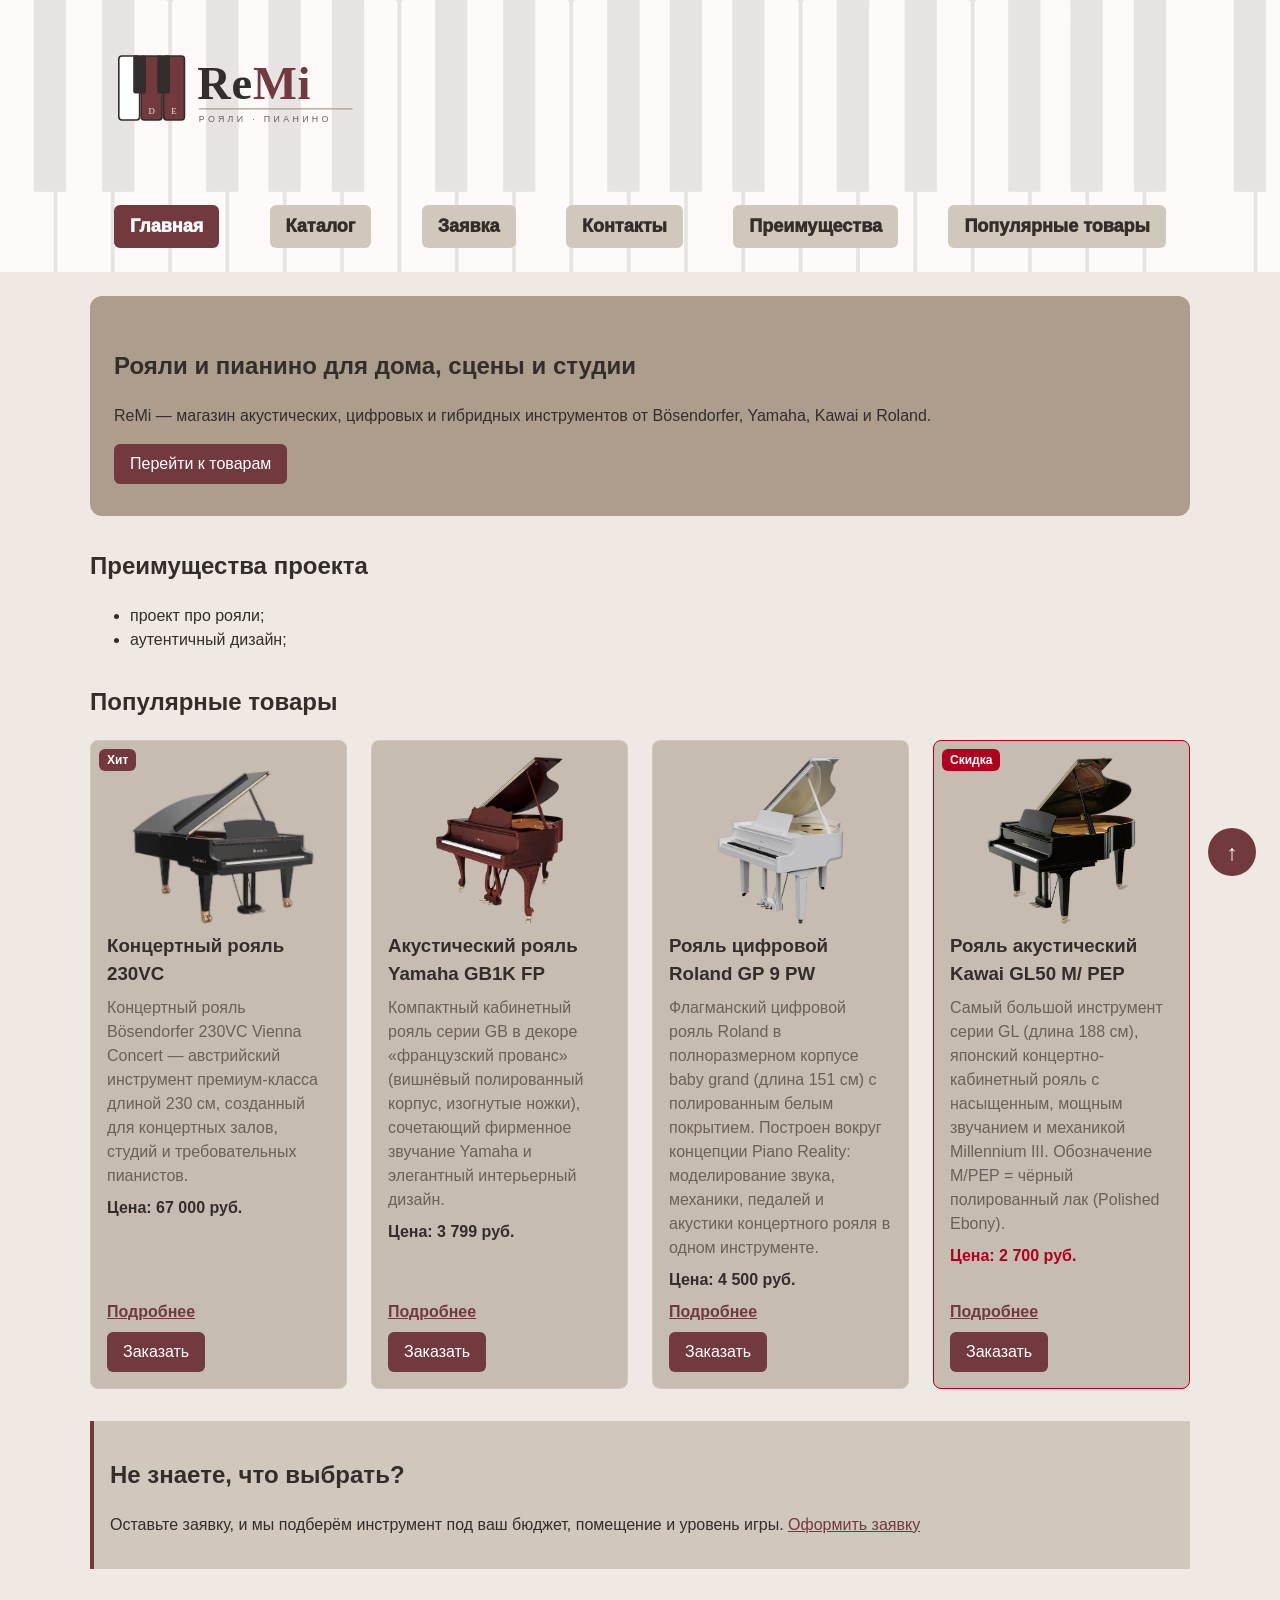
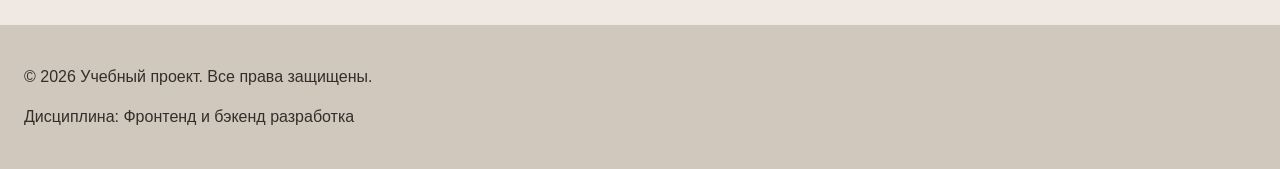
<file: index.html>
<!DOCTYPE html>
<html lang="ru">
<head>
  <meta charset="UTF-8">
  <meta name="viewport" content="width=device-width, initial-scale=1.0">
  <title>ReMi</title>
  <link rel="icon" href="images/remi-icon.svg" type="image/svg+xml">
  <link rel="stylesheet" href="css/style.css">
  <script src="js/main.js" defer></script>
  <meta property="og:type" content="website">
  <meta property="og:title" content="Учебный интернет-магазин">
  <meta property="og:description" content="Учебный frontend-проект интернет-магазина.">
  <meta property="og:image" content="https://shrtgrl.github.io/kr1-html-css-shop/images/preview.jpg">
</head>
<body>
  <header class="site-header">
    <div class="site-header__inner">
      <a class="site-header__logo" href="index.html">
        <img class="site-header__logo-image" src="images/remi-logo.svg" alt="ReMi — рояли и пианино" width="306" height="100">
      </a>

      <nav class="site-nav" aria-label="Основная навигация">
        <ul class="site-nav__list">
          <li class="site-nav__item">
            <a class="site-nav__link site-nav__link--active" href="index.html">
              Главная
            </a>
          </li>
          <li class="site-nav__item">
            <a class="site-nav__link" href="catalog.html">Каталог</a>
          </li>
          <li class="site-nav__item">
            <a class="site-nav__link" href="order.html">Заявка</a>
          </li>
          <li class="site-nav__item">
            <a class="site-nav__link" href="contacts.html">Контакты</a>
          </li>
          <li class="site-nav__item">
            <a class="site-nav__link" href="index.html#advantages">
              Преимущества
            </a>
          </li>
          <li>
            <a class="site-nav__link" href="index.html#popular">
              Популярные товары
            </a>
          </li>
        </ul>
      </nav>
    </div>
  </header>

  <main>
    <section class="hero">
      <h1>Рояли и пианино для дома, сцены и студии</h1>
      <p>
        ReMi — магазин акустических, цифровых и гибридных инструментов
        от Bösendorfer, Yamaha, Kawai и Roland.
      </p>
      <a class="button button--primary" href="#popular">Перейти к товарам</a>
    </section>

    <section class="section" id="advantages">
      <h2>Преимущества проекта</h2>

      <ul class="advantages-list">
        <li>проект про рояли;</li>
        <li>аутентичный дизайн;</li>
      </ul>
    </section>

    <section class="section" id="popular">
      <h2>Популярные товары</h2>

      <div class="products-grid">
        <article class="product-card" tabindex="0">
          <span class="product-card__badge">Хит</span>
          <img
            class="product-card__image"
            src="images/product-1.png"
            alt="Товар 1"
            width="200"
            height=auto
            loading="lazy"
          >
          <h3 class="product-card__title">Концертный рояль 230VC</h3>
          <p class="product-card__description">
            Концертный рояль Bösendorfer 230VC Vienna Concert — австрийский инструмент премиум-класса длиной 230 см, созданный для концертных залов, студий и требовательных пианистов.
          </p>
          <p class="product-card__price">Цена: 67 000 руб.</p>
          <a class="product-card__link" href="product/product-bosendorfer.html">Подробнее</a>
          <a class="button button--primary product-card__button" href="order.html">Заказать</a>
        </article>

        <article class="product-card" tabindex="0">
          <img
            class="product-card__image"
            src="images/product-2.png"
            alt="Товар 1"
            width="200"
            height=auto
            loading="lazy"
          >
          <h3 class="product-card__title">Акустический рояль Yamaha GB1K FP</h3>
          <p class="product-card__description">
            Компактный кабинетный рояль серии GB в декоре «французский прованс» (вишнёвый полированный корпус, изогнутые ножки), сочетающий фирменное звучание Yamaha и элегантный интерьерный дизайн.
          </p>
          <p class="product-card__price">Цена: 3 799 руб.</p>
          <a class="product-card__link" href="product/product-yamaha-gb1k.html">Подробнее</a>
          <a class="button button--primary product-card__button" href="order.html">Заказать</a>
        </article>

        <article class="product-card" tabindex="0">
          <img
            class="product-card__image"
            src="images/product-3.png"
            alt="Товар 1"
            width="200"
            height=auto
            loading="lazy"
          >
          <h3 class="product-card__title">Рояль цифровой Roland GP 9 PW</h3>
          <p class="product-card__description">
            Флагманский цифровой рояль Roland в полноразмерном корпусе baby grand (длина 151 см) с полированным белым покрытием. Построен вокруг концепции Piano Reality: моделирование звука, механики, педалей и акустики концертного рояля в одном инструменте.
          </p>
          <p class="product-card__price">Цена: 4 500 руб.</p>
          <a class="product-card__link" href="product/product-roland-gp9.html">Подробнее</a>
          <a class="button button--primary product-card__button" href="order.html">Заказать</a>
        </article>

        <article class="product-card  product-card--discount" tabindex="0">
          <span class="product-card__badge product-card__badge--sale">Скидка</span>
          <img
            class="product-card__image"
            src="images/product-4.png"
            alt="Товар 1"
            width="200"
            height=auto
            loading="lazy"
          >
          <h3 class="product-card__title">Рояль акустический Kawai GL50 M/ PEP</h3>
          <p class="product-card__description">
            Самый большой инструмент серии GL (длина 188 см), японский концертно-кабинетный рояль с насыщенным, мощным звучанием и механикой Millennium III. Обозначение M/PEP = чёрный полированный лак (Polished Ebony).
          </p>
          <p class="product-card__price">Цена: 2 700 руб.</p>
          <a class="product-card__link" href="product/product-kawai-gl50.html">Подробнее</a>
          <a class="button button--primary product-card__button" href="order.html">Заказать</a>
        </article>

      </div>
    </section>


    <aside class="aside-info">
      <h2>Не знаете, что выбрать?</h2>
      <p>
        Оставьте заявку, и мы подберём инструмент под ваш бюджет, помещение
        и уровень игры. <a href="order.html">Оформить заявку</a>
      </p>
    </aside>

  </main>

  <footer class="site-footer" id="contacts">
    <p>&copy; 2026 Учебный проект. Все права защищены.</p>
    <p>Дисциплина: Фронтенд и бэкенд разработка</p>
  </footer>

  <dialog class="product-dialog" id="product-dialog" aria-labelledby="product-dialog-title">
    <div class="product-dialog__inner">
      <form method="dialog">
        <button class="product-dialog__close" aria-label="Закрыть">×</button>
      </form>

      <img class="product-dialog__image" id="product-dialog-image" alt="">

      <div class="product-dialog__info">
        <h2 class="product-dialog__title" id="product-dialog-title"></h2>
        <p class="product-dialog__description" id="product-dialog-description"></p>
        <p class="product-dialog__price" id="product-dialog-price"></p>
        <div class="product-dialog__actions">
          <a class="button button--secondary" id="product-dialog-link" href="#">Подробнее</a>
          <a class="button button--primary" href="order.html">Заказать</a>
        </div>
      </div>
    </div>
  </dialog>
  
  <a class="to-top" href="#" aria-label="Наверх">↑</a>
</body>
</html>
</file>
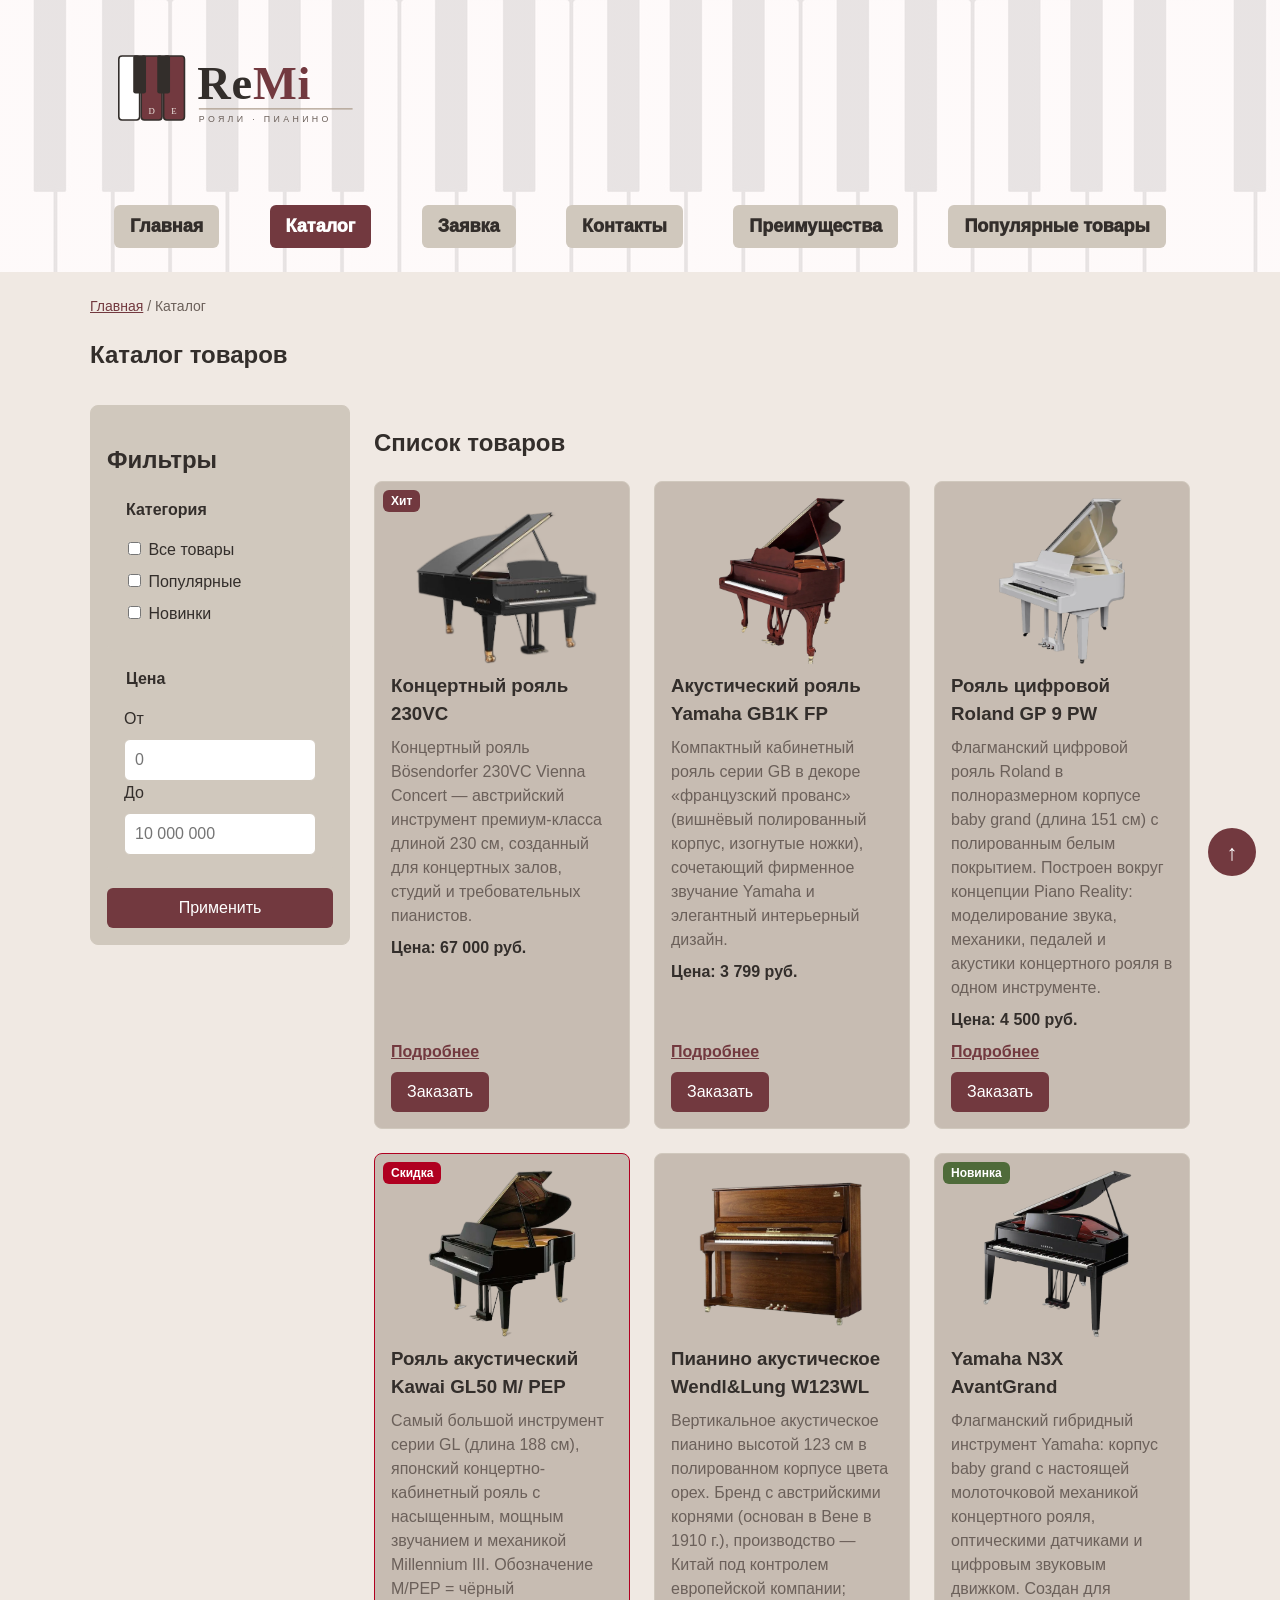
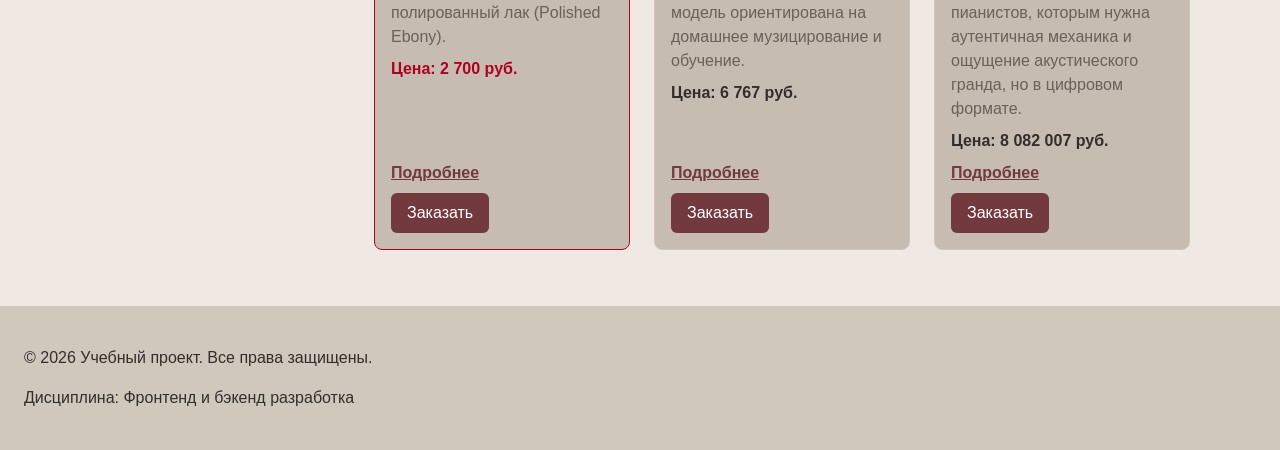
<file: catalog.html>
<!DOCTYPE html>
<html lang="ru">
<head>
  <meta charset="UTF-8">
  <meta name="viewport" content="width=device-width, initial-scale=1.0">
  <meta name="description" content="Каталог товаров учебного интернет-магазина.">
  <title>Каталог товаров — ReMi</title>
  <link rel="icon" href="images/remi-icon.svg" type="image/svg+xml">
  <link rel="stylesheet" href="css/style.css">
  <script src="js/main.js" defer></script>
  <meta property="og:type" content="website">
  <meta property="og:title" content="Каталог товаров — ReMi">
  <meta property="og:description" content="Учебный frontend-проект интернет-магазина.">
  <meta property="og:image" content="https://shrtgrl.github.io/kr1-html-css-shop/images/preview.jpg">
</head>
<body>
  <header class="site-header">
    <div class="site-header__inner">
      <a class="site-header__logo" href="index.html">
        <img class="site-header__logo-image" src="images/remi-logo.svg" alt="ReMi — рояли и пианино" width="306" height="100">
      </a>

      <nav class="site-nav" aria-label="Основная навигация">
        <ul class="site-nav__list">
          <li class="site-nav__item">
            <a class="site-nav__link" href="index.html">
              Главная
            </a>
          </li>
          <li class="site-nav__item">
            <a class="site-nav__link site-nav__link--active" href="catalog.html">Каталог</a>
          </li>
          <li class="site-nav__item">
            <a class="site-nav__link" href="order.html">Заявка</a>
          </li>
          <li class="site-nav__item">
            <a class="site-nav__link" href="contacts.html">Контакты</a>
          </li>
          <li class="site-nav__item">
            <a class="site-nav__link" href="index.html#advantages">
              Преимущества
            </a>
          </li>
          <li class="site-nav__item">
            <a class="site-nav__link" href="index.html#popular">
              Популярные товары
            </a>
          </li>
        </ul>
      </nav>
    </div>
  </header>

  <main>
    <nav class="breadcrumbs" aria-label="Хлебные крошки">
      <a class="breadcrumbs__link" href="index.html">Главная</a>
      <span class="breadcrumbs__current" aria-current="page">Каталог</span>
    </nav>

    <section class="section">
      <h1>Каталог товаров</h1>
    </section>

    <section class="catalog-layout">
      <aside class="catalog-filters">
        <h2>Фильтры</h2>

        <form class="filters-form" action="#" method="get">
          <fieldset>
            <legend>Категория</legend>

            <label>
              <input type="checkbox" name="category" value="all">
              Все товары
            </label>

            <label>
              <input type="checkbox" name="category" value="popular">
              Популярные
            </label>

            <label>
              <input type="checkbox" name="category" value="new">
              Новинки
            </label>
          </fieldset>

          <fieldset>
            <legend>Цена</legend>

            <label for="price-from">От</label>
            <input id="price-from" name="price-from" type="number" min="0" placeholder="0">

            <label for="price-to">До</label>
            <input id="price-to" name="price-to" type="number" min="0" placeholder="10 000 000">
          </fieldset>

          <button class="button button--primary" type="submit">Применить</button>
        </form>
      </aside>

      <section class="catalog-products">
        <h2>Список товаров</h2>

        <div class="products-grid">
          <article class="product-card" tabindex="0">
            <span class="product-card__badge">Хит</span>
            <img
              class="product-card__image"
              src="images/product-1.png"
              alt="Товар 1"
              width="200"
              height=auto
              loading="lazy"
            >
            <h3 class="product-card__title">Концертный рояль 230VC</h3>
            <p class="product-card__description">
              Концертный рояль Bösendorfer 230VC Vienna Concert — австрийский инструмент премиум-класса длиной 230 см, созданный для концертных залов, студий и требовательных пианистов.
            </p>
            <p class="product-card__price">Цена: 67 000 руб.</p>
            <a class="product-card__link" href="product/product-bosendorfer.html">Подробнее</a>
            <a class="button button--primary product-card__button" href="order.html">Заказать</a>
          </article>

          <article class="product-card" tabindex="0">
            <img
              class="product-card__image"
              src="images/product-2.png"
              alt="Товар 1"
              width="200"
              height=auto
              loading="lazy"
            >
            <h3 class="product-card__title">Акустический рояль Yamaha GB1K FP</h3>
            <p class="product-card__description">
              Компактный кабинетный рояль серии GB в декоре «французский прованс» (вишнёвый полированный корпус, изогнутые ножки), сочетающий фирменное звучание Yamaha и элегантный интерьерный дизайн.
            </p>
            <p class="product-card__price">Цена: 3 799 руб.</p>
            <a class="product-card__link" href="product/product-yamaha-gb1k.html">Подробнее</a>
            <a class="button button--primary product-card__button" href="order.html">Заказать</a>
          </article>

          <article class="product-card" tabindex="0">
            <img
              class="product-card__image"
              src="images/product-3.png"
              alt="Товар 1"
              width="200"
              height=auto
              loading="lazy"
            >
            <h3 class="product-card__title">Рояль цифровой Roland GP 9 PW</h3>
            <p class="product-card__description">
              Флагманский цифровой рояль Roland в полноразмерном корпусе baby grand (длина 151 см) с полированным белым покрытием. Построен вокруг концепции Piano Reality: моделирование звука, механики, педалей и акустики концертного рояля в одном инструменте.
            </p>
            <p class="product-card__price">Цена: 4 500 руб.</p>
            <a class="product-card__link" href="product/product-roland-gp9.html">Подробнее</a>
            <a class="button button--primary product-card__button" href="order.html">Заказать</a>
          </article>

          <article class="product-card product-card--discount" tabindex="0">
            <span class="product-card__badge product-card__badge--sale">Скидка</span>
            <img
              class="product-card__image"
              src="images/product-4.png"
              alt="Товар 1"
              width="200"
              height=auto
              loading="lazy"
            >
            <h3 class="product-card__title">Рояль акустический Kawai GL50 M/ PEP</h3>
            <p class="product-card__description">
              Самый большой инструмент серии GL (длина 188 см), японский концертно-кабинетный рояль с насыщенным, мощным звучанием и механикой Millennium III. Обозначение M/PEP = чёрный полированный лак (Polished Ebony).
            </p>
            <p class="product-card__price">Цена: 2 700 руб.</p>
            <a class="product-card__link" href="product/product-kawai-gl50.html">Подробнее</a>
            <a class="button button--primary product-card__button" href="order.html">Заказать</a>
          </article>

          <article class="product-card" tabindex="0">
            <img
              class="product-card__image"
              src="images/product-5.png"
              alt="Товар 1"
              width="200"
              height=auto
              loading="lazy"
            >
            <h3 class="product-card__title">Пианино акустическое Wendl&Lung W123WL</h3>
            <p class="product-card__description">
              Вертикальное акустическое пианино высотой 123 см в полированном корпусе цвета орех. Бренд с австрийскими корнями (основан в Вене в 1910 г.), производство — Китай под контролем европейской компании; модель ориентирована на домашнее музицирование и обучение.
            </p>
            <p class="product-card__price">Цена: 6 767 руб.</p>
            <a class="product-card__link" href="product/product-wendl-lung-w123.html">Подробнее</a>
            <a class="button button--primary product-card__button" href="order.html">Заказать</a>
          </article>

          <article class="product-card" tabindex="0">
            <span class="product-card__badge product-card__badge--new">Новинка</span>
            <img
              class="product-card__image"
              src="images/product-6.png"
              alt="Товар 1"
              width="200"
              height=auto
              loading="lazy"
            >
            <h3 class="product-card__title">Yamaha N3X AvantGrand</h3>
            <p class="product-card__description">
              Флагманский гибридный инструмент Yamaha: корпус baby grand с настоящей молоточковой механикой концертного рояля, оптическими датчиками и цифровым звуковым движком. Создан для пианистов, которым нужна аутентичная механика и ощущение акустического гранда, но в цифровом формате.
            </p>
            <p class="product-card__price">Цена: 8 082 007 руб.</p>
            <a class="product-card__link" href="product/product-yamaha-N3X-AvantGrand.html">Подробнее</a>
            <a class="button button--primary product-card__button" href="order.html">Заказать</a>
          </article>

        </div>
      </section>
    </section>
  </main>

  <footer class="site-footer" id="contacts">
    <p>&copy; 2026 Учебный проект. Все права защищены.</p>
    <p>Дисциплина: Фронтенд и бэкенд разработка</p>
  </footer>

  <dialog class="product-dialog" id="product-dialog" aria-labelledby="product-dialog-title">
    <div class="product-dialog__inner">
      <form method="dialog">
        <button class="product-dialog__close" aria-label="Закрыть">×</button>
      </form>

      <img class="product-dialog__image" id="product-dialog-image" alt="">

      <div class="product-dialog__info">
        <h2 class="product-dialog__title" id="product-dialog-title"></h2>
        <p class="product-dialog__description" id="product-dialog-description"></p>
        <p class="product-dialog__price" id="product-dialog-price"></p>
        <div class="product-dialog__actions">
          <a class="button button--secondary" id="product-dialog-link" href="#">Подробнее</a>
          <a class="button button--primary" href="order.html">Заказать</a>
        </div>
      </div>
    </div>
  </dialog>
  <a class="to-top" href="#" aria-label="Наверх">↑</a>
</body>
</html>
</file>
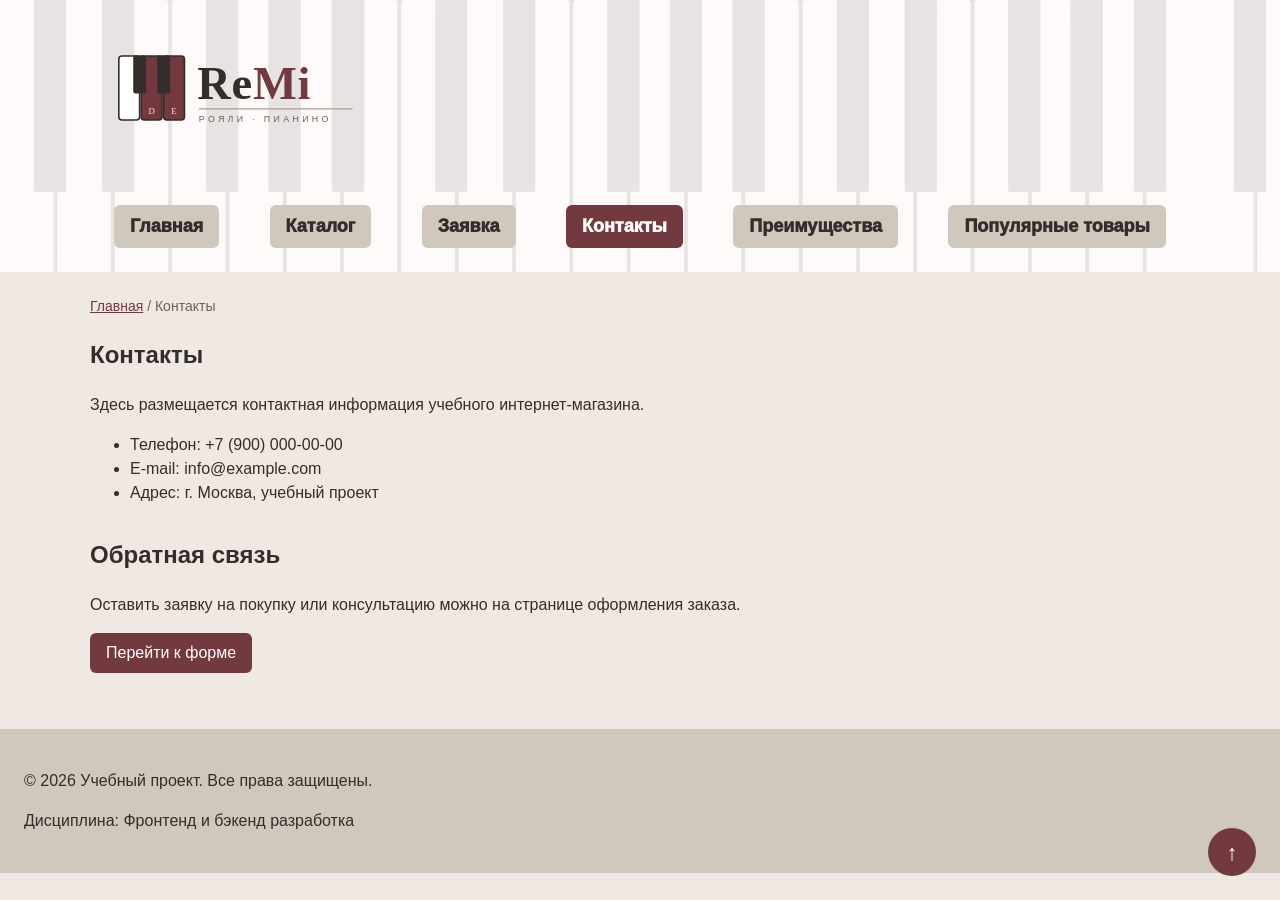
<file: contacts.html>
<!DOCTYPE html>
<html lang="ru">
<head>
  <meta charset="UTF-8">
  <meta name="viewport" content="width=device-width, initial-scale=1.0">
  <meta name="description" content="Контактная информация учебного интернет-магазина.">
  <title>Контакты — ReMi</title>
  <link rel="icon" href="images/remi-icon.svg" type="image/svg+xml">
  <link rel="stylesheet" href="css/style.css">
  <meta property="og:type" content="website">
  <meta property="og:title" content="Контакты — ReMi">
  <meta property="og:description" content="Учебный frontend-проект интернет-магазина.">
  <meta property="og:image" content="https://shrtgrl.github.io/kr1-html-css-shop/images/preview.jpg">
</head>
<body>
  <header class="site-header">
    <div class="site-header__inner">
      <a class="site-header__logo" href="index.html">
        <img class="site-header__logo-image" src="images/remi-logo.svg" alt="ReMi — рояли и пианино" width="306" height="100">
      </a>

      <nav class="site-nav" aria-label="Основная навигация">
        <ul class="site-nav__list">
          <li class="site-nav__item">
            <a class="site-nav__link" href="index.html">
              Главная
            </a>
          </li>
          <li class="site-nav__item">
            <a class="site-nav__link " href="catalog.html">Каталог</a>
          </li>
          <li class="site-nav__item">
            <a class="site-nav__link" href="order.html">Заявка</a>
          </li>
          <li class="site-nav__item">
            <a class="site-nav__link site-nav__link--active" href="contacts.html">Контакты</a>
          </li>
          <li class="site-nav__item">
            <a class="site-nav__link" href="index.html#advantages">
              Преимущества
            </a>
          </li>
          <li class="site-nav__item">
            <a class="site-nav__link" href="index.html#popular">
              Популярные товары
            </a>
          </li>
        </ul>
      </nav>
    </div>
  </header>

  <main>
    <nav class="breadcrumbs" aria-label="Хлебные крошки">
      <a class="breadcrumbs__link" href="index.html">Главная</a>
      <span class="breadcrumbs__current" aria-current="page">Контакты</span>
    </nav>


    <section class="section">
      <h1>Контакты</h1>
      <p>
        Здесь размещается контактная информация учебного интернет-магазина.
      </p>

      <ul>
        <li>Телефон: +7 (900) 000-00-00</li>
        <li>E-mail: info@example.com</li>
        <li>Адрес: г. Москва, учебный проект</li>
      </ul>
    </section>

    <section class="section" id="feedback">
      <h2>Обратная связь</h2>
      <p>
        Оставить заявку на покупку или консультацию можно на странице оформления заказа.
      </p>
      <a class="button button--primary" href="order.html">Перейти к форме</a>
    </section>
  </main>

  <footer class="site-footer" id="contacts">
    <p>&copy; 2026 Учебный проект. Все права защищены.</p>
    <p>Дисциплина: Фронтенд и бэкенд разработка</p>
  </footer>
  <a class="to-top" href="#" aria-label="Наверх">↑</a>
</body>
</html>
</file>
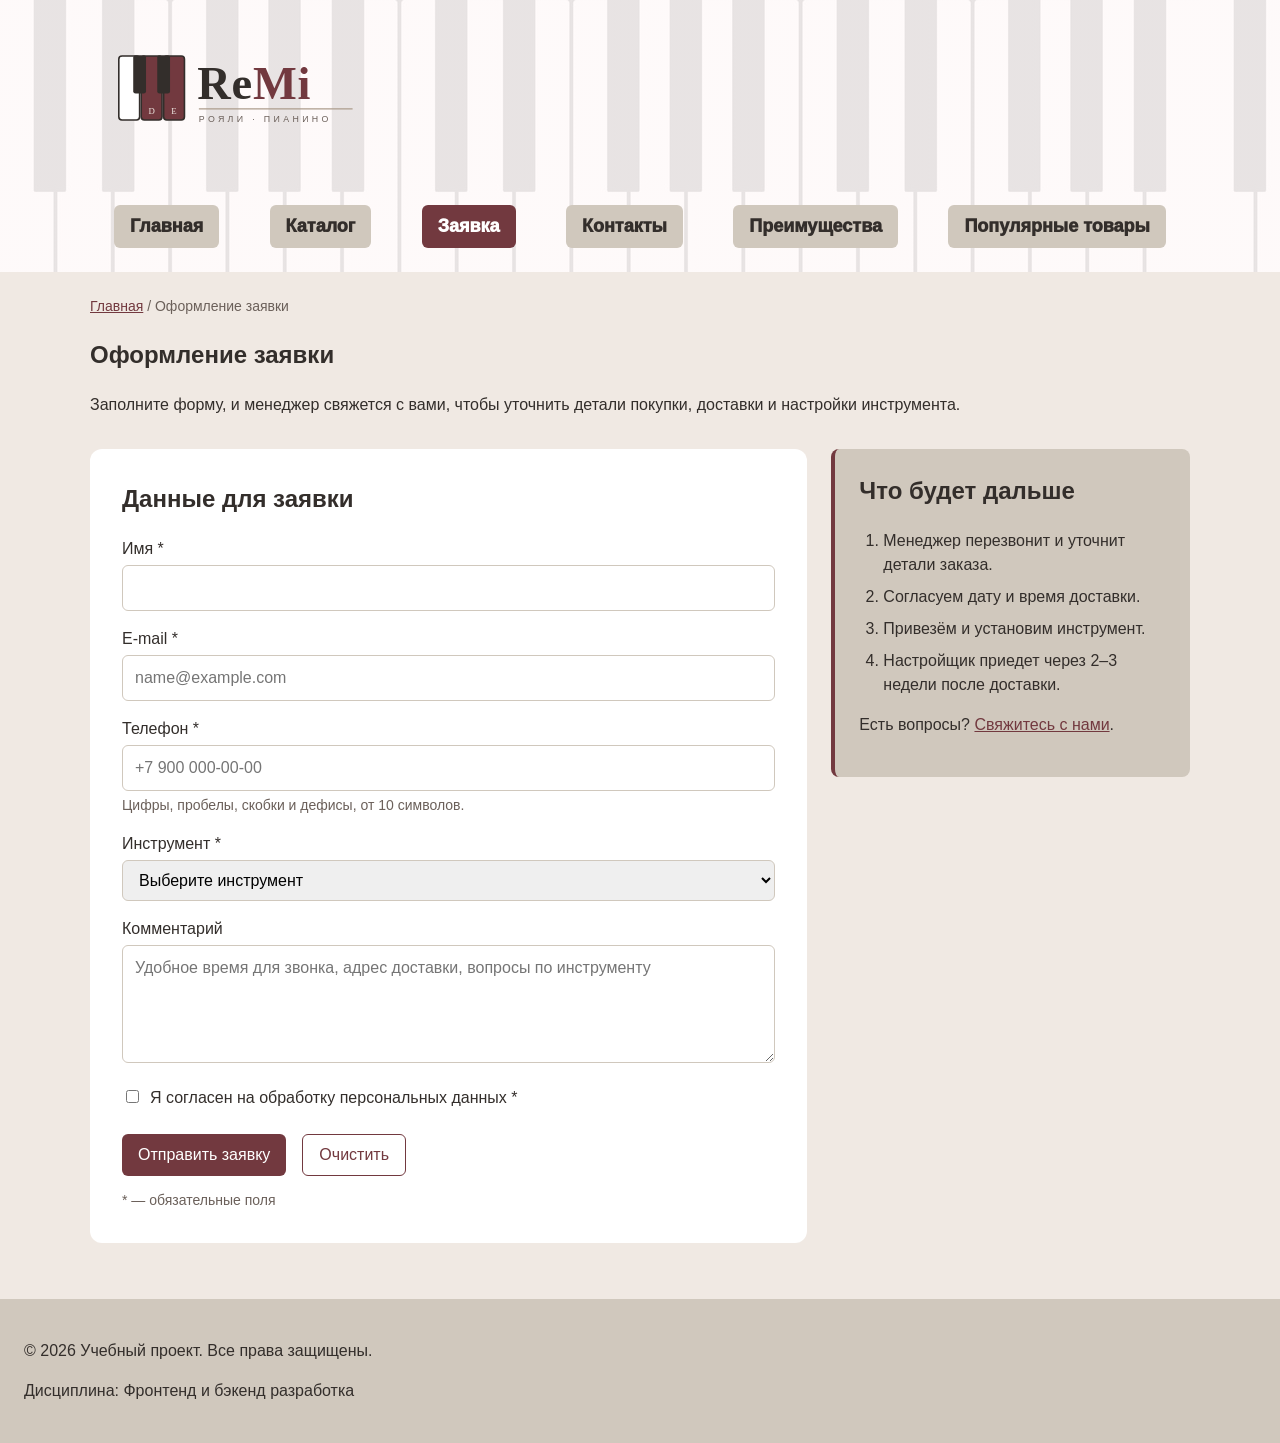
<file: order.html>
<!DOCTYPE html>
<html lang="ru">
<head>
  <meta charset="UTF-8">
  <meta name="viewport" content="width=device-width, initial-scale=1.0">
  <meta name="description" content="Оформление заявки на покупку рояля или пианино в ReMi.">
  <title>Оформление заявки — ReMi</title>
  <link rel="icon" href="images/remi-icon.svg" type="image/svg+xml">
  <link rel="stylesheet" href="css/style.css">
</head>
<body>
  <header class="site-header">
    <div class="site-header__inner">
      <a class="site-header__logo" href="index.html">
        <img class="site-header__logo-image" src="images/remi-logo.svg" alt="ReMi — рояли и пианино" width="306" height="100">
      </a>

      <nav class="site-nav" aria-label="Основная навигация">
        <ul class="site-nav__list">
          <li class="site-nav__item">
            <a class="site-nav__link" href="index.html">Главная</a>
          </li>
          <li class="site-nav__item">
            <a class="site-nav__link" href="catalog.html">Каталог</a>
          </li>
          <li class="site-nav__item">
            <a class="site-nav__link site-nav__link--active" href="order.html">Заявка</a>
          </li>
          <li class="site-nav__item">
            <a class="site-nav__link" href="contacts.html">Контакты</a>
          </li>
          <li class="site-nav__item">
            <a class="site-nav__link" href="index.html#advantages">
              Преимущества
            </a>
          </li>
          <li class="site-nav__item">
            <a class="site-nav__link" href="index.html#popular">Популярные товары</a>
          </li>
        </ul>
      </nav>
    </div>
  </header>

  <main>
    <nav class="breadcrumbs" aria-label="Хлебные крошки">
      <a class="breadcrumbs__link" href="index.html">Главная</a>
      <span class="breadcrumbs__current" aria-current="page">Оформление заявки</span>
    </nav>

    <section class="section">
      <h1>Оформление заявки</h1>
      <p>
        Заполните форму, и менеджер свяжется с вами, чтобы уточнить детали
        покупки, доставки и настройки инструмента.
      </p>
    </section>

    <!-- Сообщение показывается через CSS :target после отправки формы -->
    <p class="order-success" id="order-success" role="status">
      Спасибо! Заявка отправлена. Мы свяжемся с вами в течение рабочего дня.
    </p>

    <div class="order-layout">
      <section class="order-layout__form" aria-labelledby="order-form-title">
        <h2 id="order-form-title">Данные для заявки</h2>

        <form class="order-form" action="#order-success" method="get">
          <div class="order-form__field">
            <label class="order-form__label" for="order-page-name">Имя *</label>
            <input
              class="order-form__input"
              id="order-page-name"
              name="name"
              type="text"
              autocomplete="name"
              required
            >
          </div>

          <div class="order-form__field">
            <label class="order-form__label" for="order-page-email">E-mail *</label>
            <input
              class="order-form__input"
              id="order-page-email"
              name="email"
              type="email"
              autocomplete="email"
              placeholder="name@example.com"
              required
            >
          </div>

          <div class="order-form__field">
            <label class="order-form__label" for="order-page-phone">Телефон *</label>
            <input
              class="order-form__input"
              id="order-page-phone"
              name="phone"
              type="tel"
              autocomplete="tel"
              placeholder="+7 900 000-00-00"
              pattern="[\+0-9\s\-\(\)]{10,18}"
              aria-describedby="order-page-phone-hint"
              required
            >
            <small class="order-form__hint" id="order-page-phone-hint">
              Цифры, пробелы, скобки и дефисы, от 10 символов.
            </small>
          </div>

          <div class="order-form__field">
            <label class="order-form__label" for="order-page-product">Инструмент *</label>
            <select class="order-form__select" id="order-page-product" name="product" required>
              <option value="">Выберите инструмент</option>
              <optgroup label="Акустические рояли">
                <option>Концертный рояль Bösendorfer 230VC</option>
                <option>Акустический рояль Yamaha GB1K FP</option>
                <option>Рояль акустический Kawai GL50 M/PEP</option>
              </optgroup>
              <optgroup label="Цифровые и гибридные">
                <option>Рояль цифровой Roland GP 9 PW</option>
                <option>Yamaha N3X AvantGrand</option>
              </optgroup>
              <optgroup label="Пианино">
                <option>Пианино акустическое Wendl&amp;Lung W123WL</option>
              </optgroup>
              <option>Нужна консультация по выбору</option>
            </select>
          </div>

          <div class="order-form__field">
            <label class="order-form__label" for="order-page-comment">Комментарий</label>
            <textarea
              class="order-form__textarea"
              id="order-page-comment"
              name="comment"
              rows="4"
              placeholder="Удобное время для звонка, адрес доставки, вопросы по инструменту"
            ></textarea>
          </div>

          <div class="order-form__field">
            <label class="order-form__checkbox" for="order-page-consent">
              <input id="order-page-consent" name="consent" type="checkbox" required>
              Я согласен на обработку персональных данных *
            </label>
          </div>

          <div class="order-form__actions">
            <button class="button button--primary" type="submit">Отправить заявку</button>
            <button class="button button--secondary" type="reset">Очистить</button>
          </div>

          <p class="order-form__note">* — обязательные поля</p>
        </form>
      </section>

      <aside class="order-info">
        <h2 class="order-info__title">Что будет дальше</h2>
        <ol class="order-info__steps">
          <li>Менеджер перезвонит и уточнит детали заказа.</li>
          <li>Согласуем дату и время доставки.</li>
          <li>Привезём и установим инструмент.</li>
          <li>Настройщик приедет через 2–3 недели после доставки.</li>
        </ol>
        <p class="order-info__contacts">
          Есть вопросы? <a href="contacts.html">Свяжитесь с нами</a>.
        </p>
      </aside>
    </div>
  </main>

  <footer class="site-footer">
    <p>&copy; 2026 Учебный проект. Все права защищены.</p>
    <p>Дисциплина: Фронтенд и бэкенд разработка</p>
  </footer>
</body>
</html>
</file>
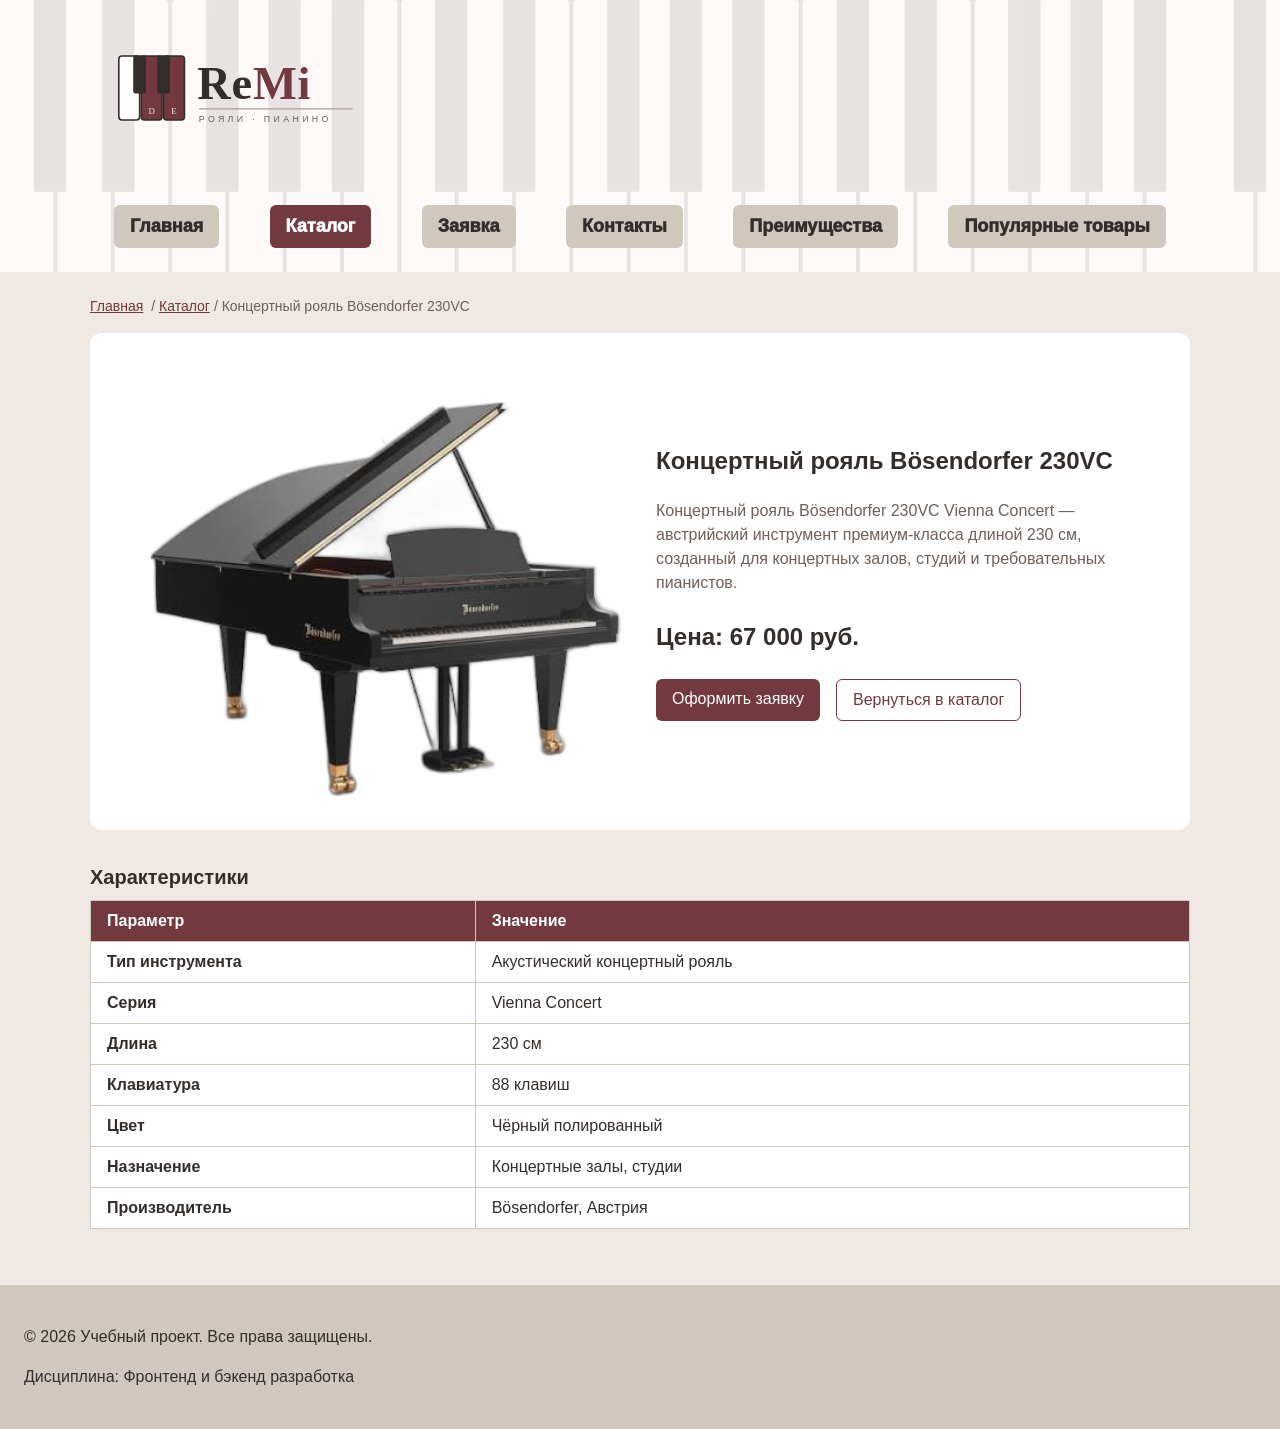
<file: product/product-bosendorfer.html>
<!DOCTYPE html>
<html lang="ru">
<head>
  <meta charset="UTF-8">
  <meta name="viewport" content="width=device-width, initial-scale=1.0">
  <meta name="description" content="Концертный рояль Bösendorfer 230VC Vienna Concert: описание, характеристики и цена.">
  <title>Концертный рояль Bösendorfer 230VC — ReMi</title>
  <link rel="icon" href="images/remi-icon.svg" type="image/svg+xml">
  <link rel="stylesheet" href="../css/style.css">
</head>
<body>
  <header class="site-header">
    <div class="site-header__inner">
      <a class="site-header__logo" href="../index.html">
        <img class="site-header__logo-image" src="../images/remi-logo.svg" alt="ReMi — рояли и пианино" width="306" height="100">
      </a>

      <nav class="site-nav" aria-label="Основная навигация">
        <ul class="site-nav__list">
          <li class="site-nav__item">
            <a class="site-nav__link" href="../index.html">Главная</a>
          </li>
          <li class="site-nav__item">
            <a class="site-nav__link site-nav__link--active" href="../catalog.html">Каталог</a>
          </li>
          <li class="site-nav__item">
            <a class="site-nav__link" href="../order.html">Заявка</a>
          </li>
          <li class="site-nav__item">
            <a class="site-nav__link" href="../contacts.html">Контакты</a>
          </li>
          <li class="site-nav__item">
            <a class="site-nav__link" href="index.html#advantages">
              Преимущества
            </a>
          </li>
          <li class="site-nav__item">
            <a class="site-nav__link" href="../index.html#popular">Популярные товары</a>
          </li>
        </ul>
      </nav>
    </div>
  </header>

  <main>
    <nav class="breadcrumbs" aria-label="Хлебные крошки">
      <a class="breadcrumbs__link" href="../index.html">Главная</a>
      <a class="breadcrumbs__link" href="../catalog.html">Каталог</a>
      <span class="breadcrumbs__current" aria-current="page">Концертный рояль Bösendorfer 230VC</span>
    </nav>

    <article class="product">
      <img
        class="product__image"
        src="../images/product-1.png"
        alt="Концертный рояль Bösendorfer 230VC Vienna Concert в чёрном полированном корпусе"
      >

      <div class="product__info">
        <h1 class="product__title">Концертный рояль Bösendorfer 230VC</h1>
        <p class="product__description">
          Концертный рояль Bösendorfer 230VC Vienna Concert — австрийский инструмент премиум-класса длиной 230 см, созданный для концертных залов, студий и требовательных пианистов.
        </p>
        <p class="product__price">Цена: 67 000 руб.</p>

        <div class="product__actions">
          <a class="button button--primary" href="../order.html">Оформить заявку</a>
          <a class="button button--secondary" href="../catalog.html">Вернуться в каталог</a>
        </div>
      </div>
    </article>

    <section class="section">
      <table class="specs-table">
        <caption class="specs-table__caption">Характеристики</caption>
        <thead>
          <tr>
            <th scope="col">Параметр</th>
            <th scope="col">Значение</th>
          </tr>
        </thead>
        <tbody>
          <tr>
            <th scope="row">Тип инструмента</th>
            <td>Акустический концертный рояль</td>
          </tr>
          <tr>
            <th scope="row">Серия</th>
            <td>Vienna Concert</td>
          </tr>
          <tr>
            <th scope="row">Длина</th>
            <td>230 см</td>
          </tr>
          <tr>
            <th scope="row">Клавиатура</th>
            <td>88 клавиш</td>
          </tr>
          <tr>
            <th scope="row">Цвет</th>
            <td>Чёрный полированный</td>
          </tr>
          <tr>
            <th scope="row">Назначение</th>
            <td>Концертные залы, студии</td>
          </tr>
          <tr>
            <th scope="row">Производитель</th>
            <td>Bösendorfer, Австрия</td>
          </tr>
        </tbody>
      </table>
    </section>
  </main>

  <footer class="site-footer">
    <p>&copy; 2026 Учебный проект. Все права защищены.</p>
    <p>Дисциплина: Фронтенд и бэкенд разработка</p>
  </footer>
</body>
</html>
</file>
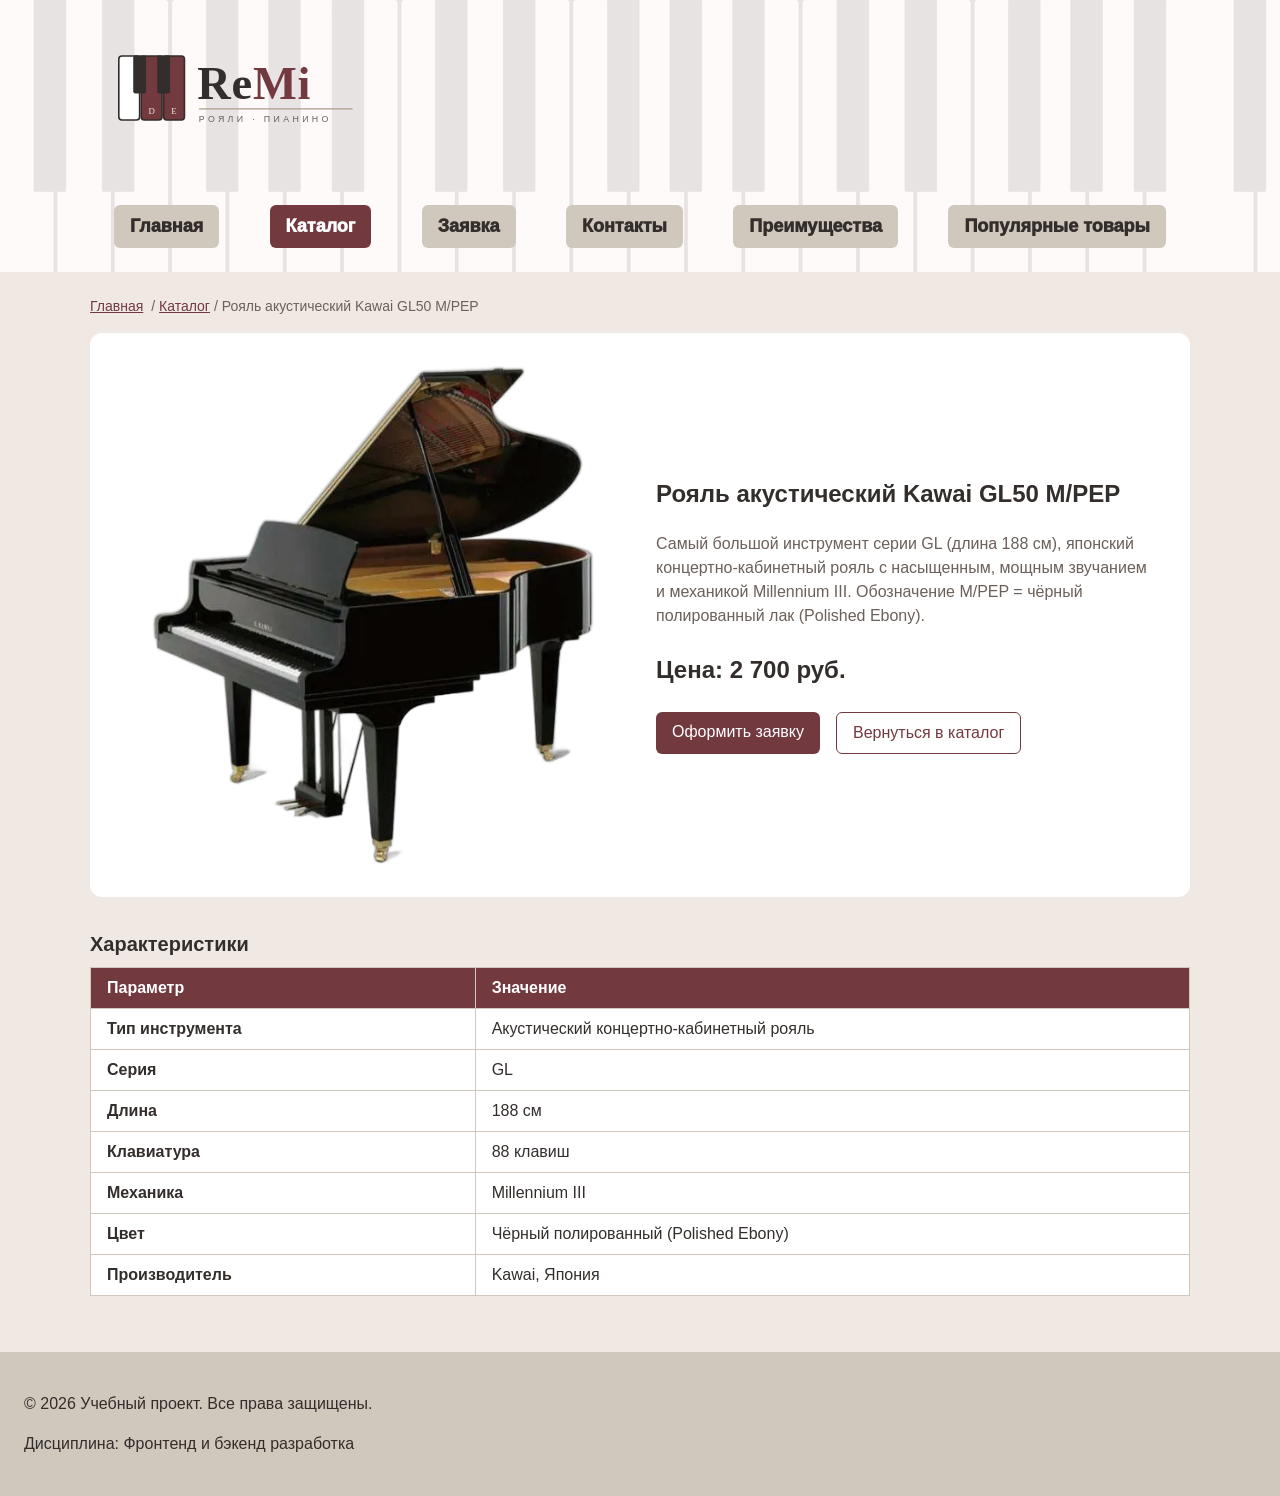
<file: product/product-kawai-gl50.html>
<!DOCTYPE html>
<html lang="ru">
<head>
  <meta charset="UTF-8">
  <meta name="viewport" content="width=device-width, initial-scale=1.0">
  <meta name="description" content="Акустический рояль Kawai GL50 M/PEP: описание, характеристики и цена.">
  <title>Рояль акустический Kawai GL50 M/PEP — ReMi</title>
  <link rel="icon" href="../images/remi-icon.svg" type="image/svg+xml">
  <link rel="stylesheet" href="../css/style.css">
</head>
<body>
  <header class="site-header">
    <div class="site-header__inner">
      <a class="site-header__logo" href="../index.html">
        <img class="site-header__logo-image" src="../images/remi-logo.svg" alt="ReMi — рояли и пианино" width="306" height="100">
      </a>

      <nav class="site-nav" aria-label="Основная навигация">
        <ul class="site-nav__list">
          <li class="site-nav__item">
            <a class="site-nav__link" href="../index.html">Главная</a>
          </li>
          <li class="site-nav__item">
            <a class="site-nav__link site-nav__link--active" href="../catalog.html">Каталог</a>
          </li>
          <li class="site-nav__item">
            <a class="site-nav__link" href="../order.html">Заявка</a>
          </li>
          <li class="site-nav__item">
            <a class="site-nav__link" href="../contacts.html">Контакты</a>
          </li>
          <li class="site-nav__item">
            <a class="site-nav__link" href="index.html#advantages">
              Преимущества
            </a>
          </li>
          <li class="site-nav__item">
            <a class="site-nav__link" href="../index.html#popular">Популярные товары</a>
          </li>
        </ul>
      </nav>
    </div>
  </header>

  <main>
    <nav class="breadcrumbs" aria-label="Хлебные крошки">
      <a class="breadcrumbs__link" href="../index.html">Главная</a>
      <a class="breadcrumbs__link" href="../catalog.html">Каталог</a>
      <span class="breadcrumbs__current" aria-current="page">Рояль акустический Kawai GL50 M/PEP</span>
    </nav>

    <article class="product">
      <img
        class="product__image"
        src="../images/product-4.png"
        alt="Акустический рояль Kawai GL50 в чёрном полированном корпусе"
      >

      <div class="product__info">
        <h1 class="product__title">Рояль акустический Kawai GL50 M/PEP</h1>
        <p class="product__description">
          Самый большой инструмент серии GL (длина 188 см), японский концертно-кабинетный рояль с насыщенным, мощным звучанием и механикой Millennium III. Обозначение M/PEP = чёрный полированный лак (Polished Ebony).
        </p>
        <p class="product__price">Цена: 2 700 руб.</p>

        <div class="product__actions">
          <a class="button button--primary" href="../order.html">Оформить заявку</a>
          <a class="button button--secondary" href="../catalog.html">Вернуться в каталог</a>
        </div>
      </div>
    </article>

    <section class="section">
      <table class="specs-table">
        <caption class="specs-table__caption">Характеристики</caption>
        <thead>
          <tr>
            <th scope="col">Параметр</th>
            <th scope="col">Значение</th>
          </tr>
        </thead>
        <tbody>
          <tr>
            <th scope="row">Тип инструмента</th>
            <td>Акустический концертно-кабинетный рояль</td>
          </tr>
          <tr>
            <th scope="row">Серия</th>
            <td>GL</td>
          </tr>
          <tr>
            <th scope="row">Длина</th>
            <td>188 см</td>
          </tr>
          <tr>
            <th scope="row">Клавиатура</th>
            <td>88 клавиш</td>
          </tr>
          <tr>
            <th scope="row">Механика</th>
            <td>Millennium III</td>
          </tr>
          <tr>
            <th scope="row">Цвет</th>
            <td>Чёрный полированный (Polished Ebony)</td>
          </tr>
          <tr>
            <th scope="row">Производитель</th>
            <td>Kawai, Япония</td>
          </tr>
        </tbody>
      </table>
    </section>
  </main>

  <footer class="site-footer">
    <p>&copy; 2026 Учебный проект. Все права защищены.</p>
    <p>Дисциплина: Фронтенд и бэкенд разработка</p>
  </footer>
</body>
</html>
</file>
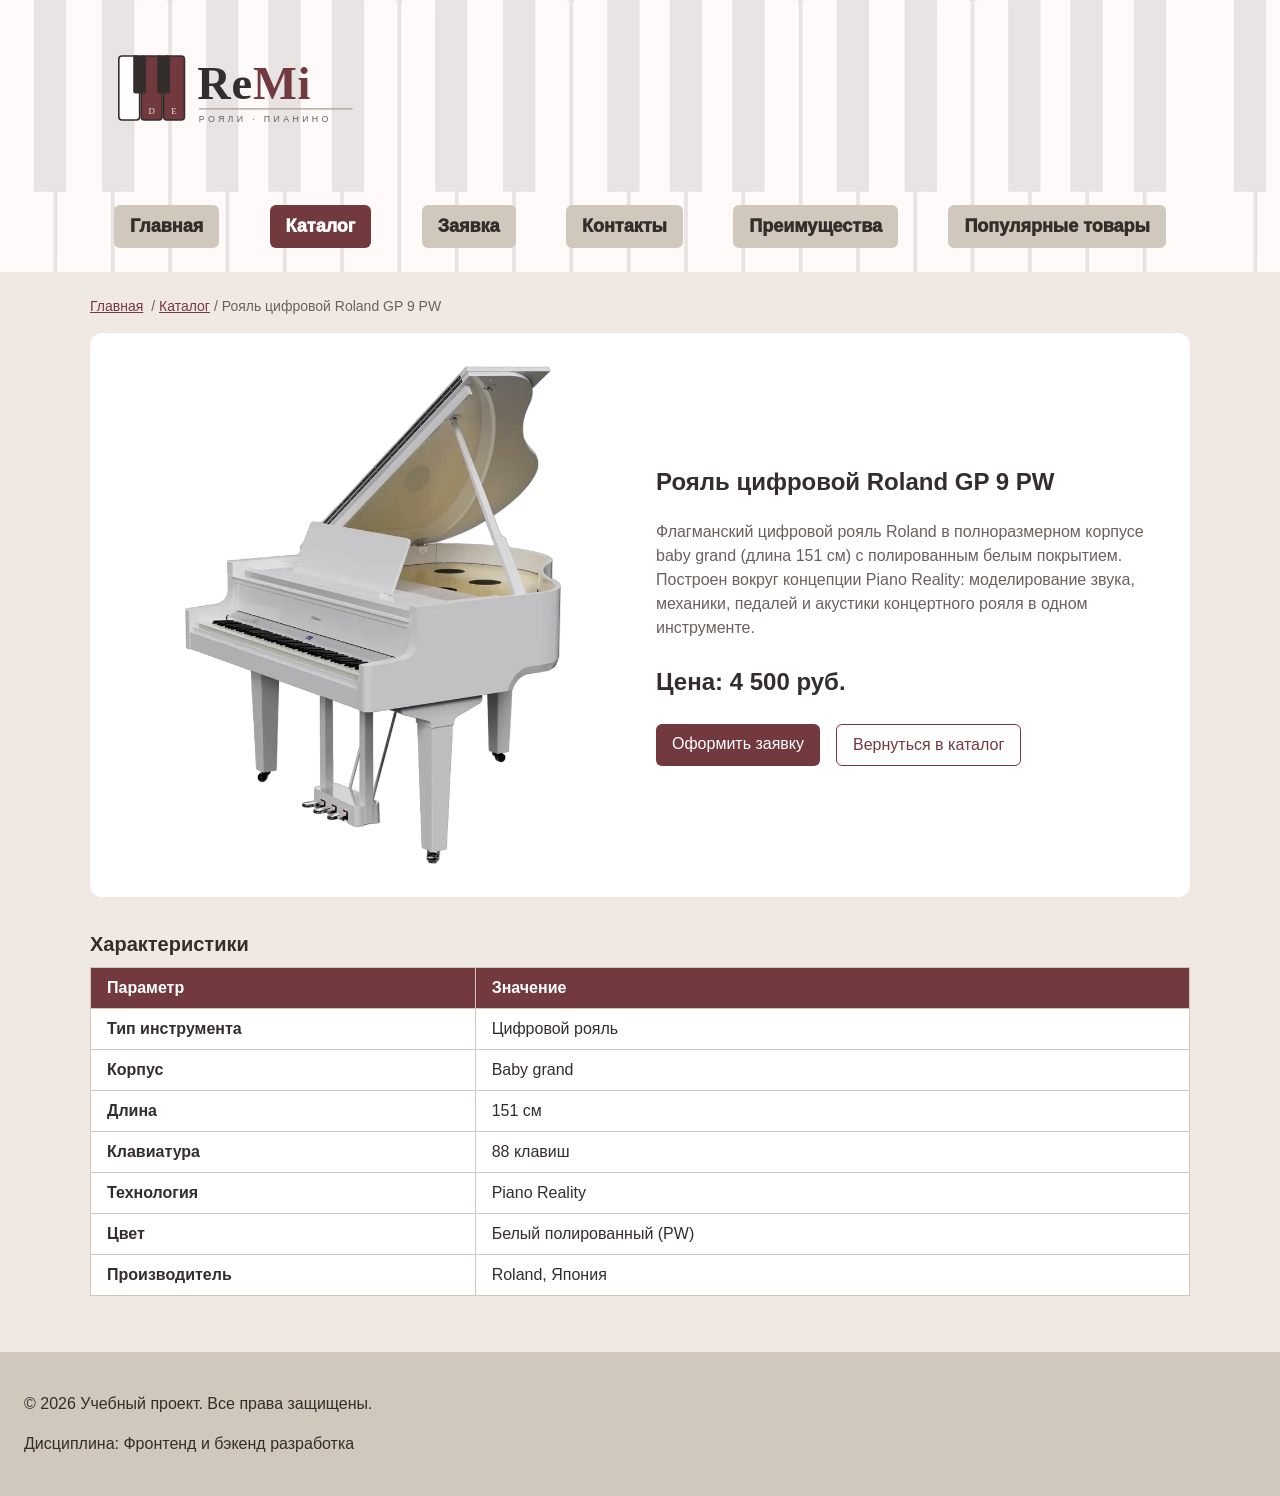
<file: product/product-roland-gp9.html>
<!DOCTYPE html>
<html lang="ru">
<head>
  <meta charset="UTF-8">
  <meta name="viewport" content="width=device-width, initial-scale=1.0">
  <meta name="description" content="Цифровой рояль Roland GP 9 PW: описание, характеристики и цена.">
  <title>Рояль цифровой Roland GP 9 PW — ReMi</title>
  <link rel="icon" href="../images/remi-icon.svg" type="image/svg+xml">
  <link rel="stylesheet" href="../css/style.css">
</head>
<body>
  <header class="site-header">
    <div class="site-header__inner">
      <a class="site-header__logo" href="../index.html">
        <img class="site-header__logo-image" src="../images/remi-logo.svg" alt="ReMi — рояли и пианино" width="306" height="100">
      </a>

      <nav class="site-nav" aria-label="Основная навигация">
        <ul class="site-nav__list">
          <li class="site-nav__item">
            <a class="site-nav__link" href="../index.html">Главная</a>
          </li>
          <li class="site-nav__item">
            <a class="site-nav__link site-nav__link--active" href="../catalog.html">Каталог</a>
          </li>
          <li class="site-nav__item">
            <a class="site-nav__link" href="../order.html">Заявка</a>
          </li>
          <li class="site-nav__item">
            <a class="site-nav__link" href="../contacts.html">Контакты</a>
          </li>
          <li class="site-nav__item">
            <a class="site-nav__link" href="index.html#advantages">
              Преимущества
            </a>
          </li>
          <li class="site-nav__item">
            <a class="site-nav__link" href="../index.html#popular">Популярные товары</a>
          </li>
        </ul>
      </nav>
    </div>
  </header>

  <main>
    <nav class="breadcrumbs" aria-label="Хлебные крошки">
      <a class="breadcrumbs__link" href="../index.html">Главная</a>
      <a class="breadcrumbs__link" href="../catalog.html">Каталог</a>
      <span class="breadcrumbs__current" aria-current="page">Рояль цифровой Roland GP 9 PW</span>
    </nav>

    <article class="product">
      <img
        class="product__image"
        src="../images/product-3.png"
        alt="Цифровой рояль Roland GP 9 в белом полированном корпусе"
      >

      <div class="product__info">
        <h1 class="product__title">Рояль цифровой Roland GP 9 PW</h1>
        <p class="product__description">
          Флагманский цифровой рояль Roland в полноразмерном корпусе baby grand (длина 151 см) с полированным белым покрытием. Построен вокруг концепции Piano Reality: моделирование звука, механики, педалей и акустики концертного рояля в одном инструменте.
        </p>
        <p class="product__price">Цена: 4 500 руб.</p>

        <div class="product__actions">
          <a class="button button--primary" href="../order.html">Оформить заявку</a>
          <a class="button button--secondary" href="../catalog.html">Вернуться в каталог</a>
        </div>
      </div>
    </article>

    <section class="section">
      <table class="specs-table">
        <caption class="specs-table__caption">Характеристики</caption>
        <thead>
          <tr>
            <th scope="col">Параметр</th>
            <th scope="col">Значение</th>
          </tr>
        </thead>
        <tbody>
          <tr>
            <th scope="row">Тип инструмента</th>
            <td>Цифровой рояль</td>
          </tr>
          <tr>
            <th scope="row">Корпус</th>
            <td>Baby grand</td>
          </tr>
          <tr>
            <th scope="row">Длина</th>
            <td>151 см</td>
          </tr>
          <tr>
            <th scope="row">Клавиатура</th>
            <td>88 клавиш</td>
          </tr>
          <tr>
            <th scope="row">Технология</th>
            <td>Piano Reality</td>
          </tr>
          <tr>
            <th scope="row">Цвет</th>
            <td>Белый полированный (PW)</td>
          </tr>
          <tr>
            <th scope="row">Производитель</th>
            <td>Roland, Япония</td>
          </tr>
        </tbody>
      </table>
    </section>
  </main>

  <footer class="site-footer">
    <p>&copy; 2026 Учебный проект. Все права защищены.</p>
    <p>Дисциплина: Фронтенд и бэкенд разработка</p>
  </footer>
</body>
</html>
</file>
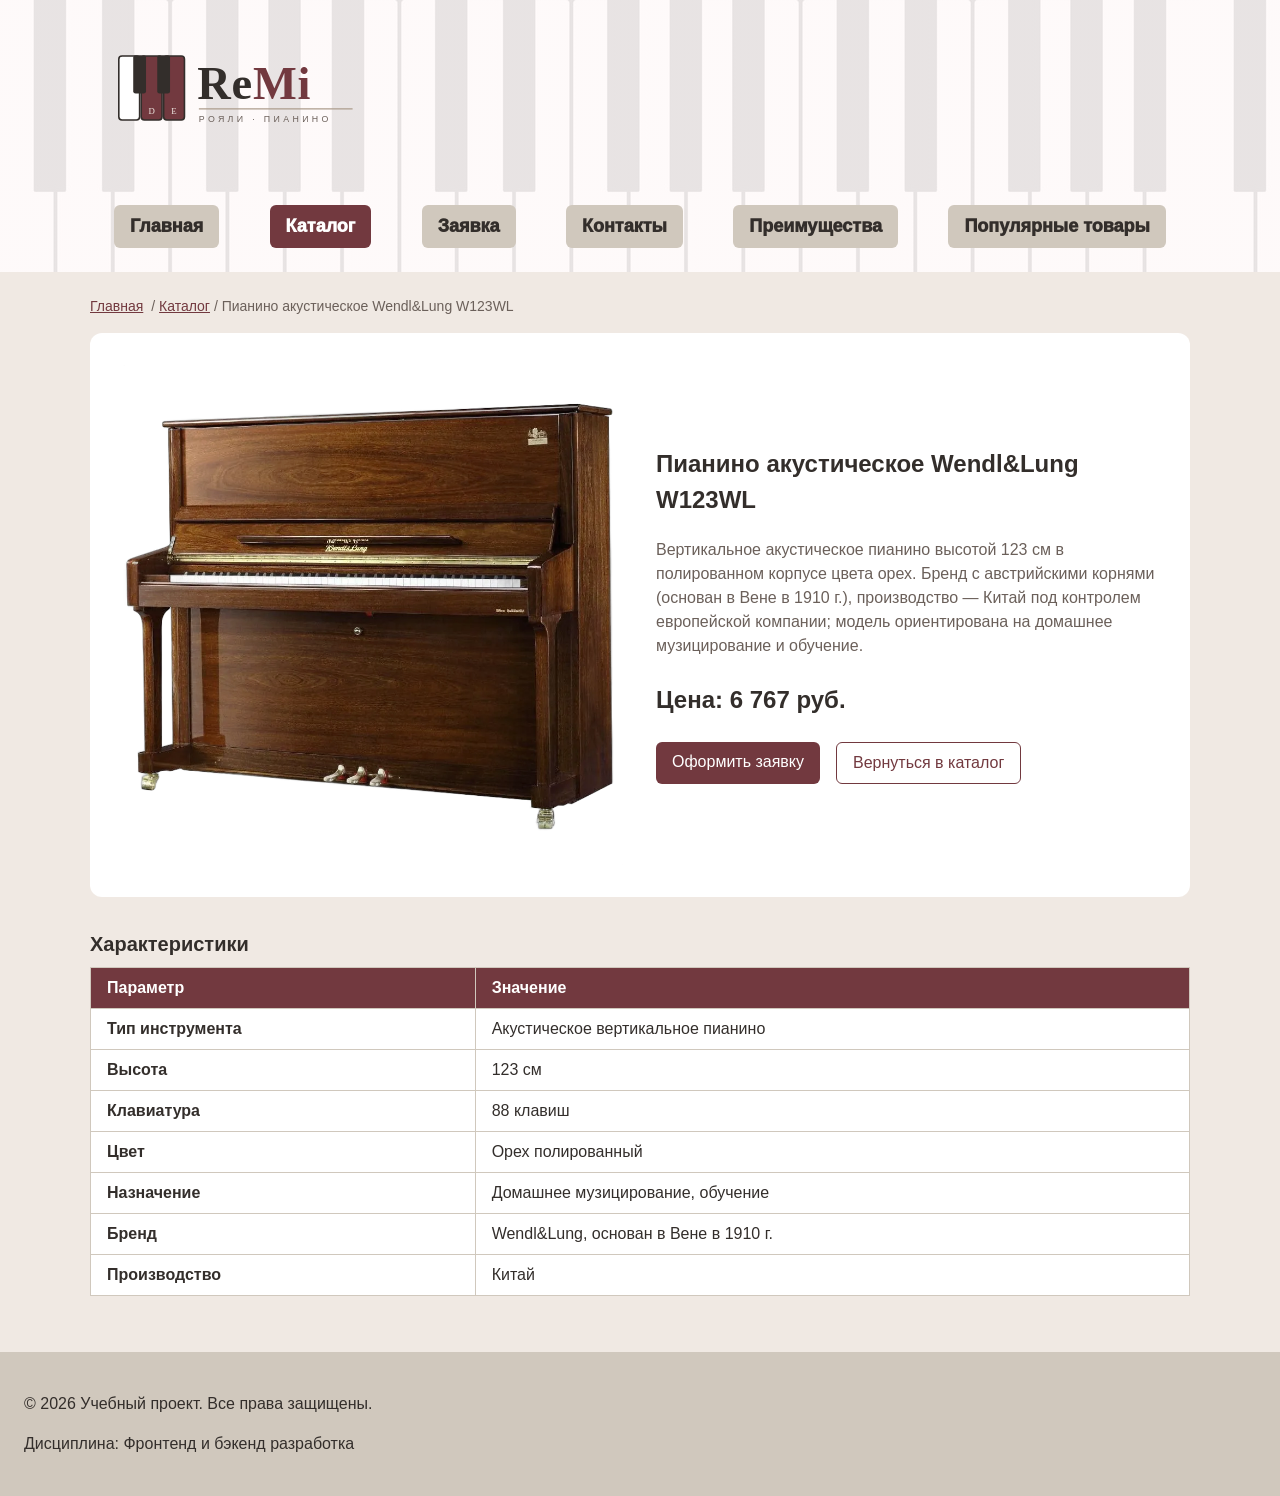
<file: product/product-wendl-lung-w123.html>
<!DOCTYPE html>
<html lang="ru">
<head>
  <meta charset="UTF-8">
  <meta name="viewport" content="width=device-width, initial-scale=1.0">
  <meta name="description" content="Акустическое пианино Wendl&amp;Lung W123WL: описание, характеристики и цена.">
  <title>Пианино акустическое Wendl&amp;Lung W123WL — ReMi</title>
  <link rel="icon" href="../images/remi-icon.svg" type="image/svg+xml">
  <link rel="stylesheet" href="../css/style.css">
</head>
<body>
  <header class="site-header">
    <div class="site-header__inner">
      <a class="site-header__logo" href="../index.html">
        <img class="site-header__logo-image" src="../images/remi-logo.svg" alt="ReMi — рояли и пианино" width="306" height="100">
      </a>

      <nav class="site-nav" aria-label="Основная навигация">
        <ul class="site-nav__list">
          <li class="site-nav__item">
            <a class="site-nav__link" href="../index.html">Главная</a>
          </li>
          <li class="site-nav__item">
            <a class="site-nav__link site-nav__link--active" href="../catalog.html">Каталог</a>
          </li>
          <li class="site-nav__item">
            <a class="site-nav__link" href="../order.html">Заявка</a>
          </li>
          <li class="site-nav__item">
            <a class="site-nav__link" href="../contacts.html">Контакты</a>
          </li>
          <li class="site-nav__item">
            <a class="site-nav__link" href="index.html#advantages">
              Преимущества
            </a>
          </li>
          <li class="site-nav__item">
            <a class="site-nav__link" href="../index.html#popular">Популярные товары</a>
          </li>
        </ul>
      </nav>
    </div>
  </header>

  <main>
    <nav class="breadcrumbs" aria-label="Хлебные крошки">
      <a class="breadcrumbs__link" href="../index.html">Главная</a>
      <a class="breadcrumbs__link" href="../catalog.html">Каталог</a>
      <span class="breadcrumbs__current" aria-current="page">Пианино акустическое Wendl&amp;Lung W123WL</span>
    </nav>

    <article class="product">
      <img
        class="product__image"
        src="../images/product-5.png"
        alt="Вертикальное пианино Wendl&amp;Lung W123 в корпусе цвета орех"
      >

      <div class="product__info">
        <h1 class="product__title">Пианино акустическое Wendl&amp;Lung W123WL</h1>
        <p class="product__description">
          Вертикальное акустическое пианино высотой 123 см в полированном корпусе цвета орех. Бренд с австрийскими корнями (основан в Вене в 1910 г.), производство — Китай под контролем европейской компании; модель ориентирована на домашнее музицирование и обучение.
        </p>
        <p class="product__price">Цена: 6 767 руб.</p>

        <div class="product__actions">
          <a class="button button--primary" href="../order.html">Оформить заявку</a>
          <a class="button button--secondary" href="../catalog.html">Вернуться в каталог</a>
        </div>
      </div>
    </article>

    <section class="section">
      <table class="specs-table">
        <caption class="specs-table__caption">Характеристики</caption>
        <thead>
          <tr>
            <th scope="col">Параметр</th>
            <th scope="col">Значение</th>
          </tr>
        </thead>
        <tbody>
          <tr>
            <th scope="row">Тип инструмента</th>
            <td>Акустическое вертикальное пианино</td>
          </tr>
          <tr>
            <th scope="row">Высота</th>
            <td>123 см</td>
          </tr>
          <tr>
            <th scope="row">Клавиатура</th>
            <td>88 клавиш</td>
          </tr>
          <tr>
            <th scope="row">Цвет</th>
            <td>Орех полированный</td>
          </tr>
          <tr>
            <th scope="row">Назначение</th>
            <td>Домашнее музицирование, обучение</td>
          </tr>
          <tr>
            <th scope="row">Бренд</th>
            <td>Wendl&amp;Lung, основан в Вене в 1910 г.</td>
          </tr>
          <tr>
            <th scope="row">Производство</th>
            <td>Китай</td>
          </tr>
        </tbody>
      </table>
    </section>
  </main>

  <footer class="site-footer">
    <p>&copy; 2026 Учебный проект. Все права защищены.</p>
    <p>Дисциплина: Фронтенд и бэкенд разработка</p>
  </footer>
</body>
</html>
</file>
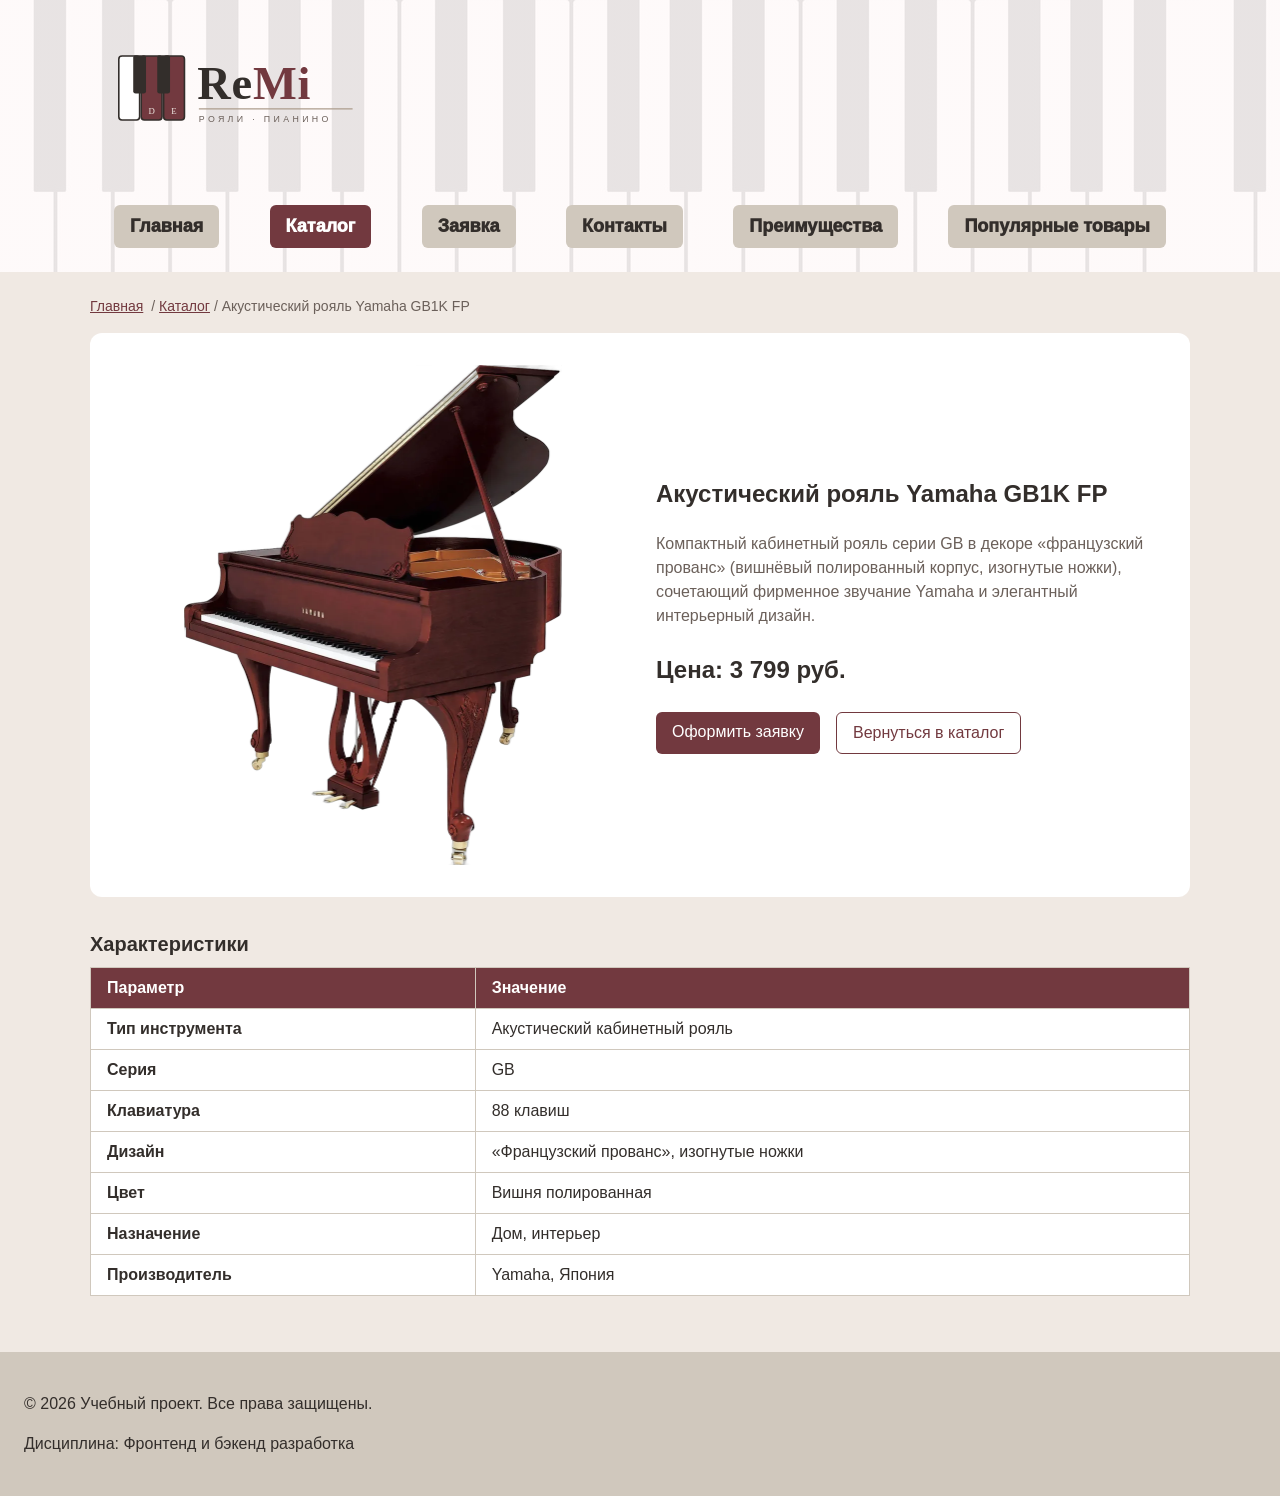
<file: product/product-yamaha-gb1k.html>
<!DOCTYPE html>
<html lang="ru">
<head>
  <meta charset="UTF-8">
  <meta name="viewport" content="width=device-width, initial-scale=1.0">
  <meta name="description" content="Акустический рояль Yamaha GB1K FP в стиле «французский прованс»: описание, характеристики и цена.">
  <title>Акустический рояль Yamaha GB1K FP — ReMi</title>
  <link rel="icon" href="../images/remi-icon.svg" type="image/svg+xml">
  <link rel="stylesheet" href="../css/style.css">
</head>
<body>
  <header class="site-header">
    <div class="site-header__inner">
      <a class="site-header__logo" href="../index.html">
        <img class="site-header__logo-image" src="../images/remi-logo.svg" alt="ReMi — рояли и пианино" width="306" height="100">
      </a>

      <nav class="site-nav" aria-label="Основная навигация">
        <ul class="site-nav__list">
          <li class="site-nav__item">
            <a class="site-nav__link" href="../index.html">Главная</a>
          </li>
          <li class="site-nav__item">
            <a class="site-nav__link site-nav__link--active" href="../catalog.html">Каталог</a>
          </li>
          <li class="site-nav__item">
            <a class="site-nav__link" href="../order.html">Заявка</a>
          </li>
          <li class="site-nav__item">
            <a class="site-nav__link" href="../contacts.html">Контакты</a>
          </li>
          <li class="site-nav__item">
            <a class="site-nav__link" href="index.html#advantages">
              Преимущества
            </a>
          </li>
          <li class="site-nav__item">
            <a class="site-nav__link" href="../index.html#popular">Популярные товары</a>
          </li>
        </ul>
      </nav>
    </div>
  </header>

  <main>
    <nav class="breadcrumbs" aria-label="Хлебные крошки">
      <a class="breadcrumbs__link" href="../index.html">Главная</a>
      <a class="breadcrumbs__link" href="../catalog.html">Каталог</a>
      <span class="breadcrumbs__current" aria-current="page">Акустический рояль Yamaha GB1K FP</span>
    </nav>

    <article class="product">
      <img
        class="product__image"
        src="../images/product-2.png"
        alt="Кабинетный рояль Yamaha GB1K в вишнёвом корпусе с изогнутыми ножками"
      >

      <div class="product__info">
        <h1 class="product__title">Акустический рояль Yamaha GB1K FP</h1>
        <p class="product__description">
          Компактный кабинетный рояль серии GB в декоре «французский прованс» (вишнёвый полированный корпус, изогнутые ножки), сочетающий фирменное звучание Yamaha и элегантный интерьерный дизайн.
        </p>
        <p class="product__price">Цена: 3 799 руб.</p>

        <div class="product__actions">
          <a class="button button--primary" href="../order.html">Оформить заявку</a>
          <a class="button button--secondary" href="../catalog.html">Вернуться в каталог</a>
        </div>
      </div>
    </article>

    <section class="section">
      <table class="specs-table">
        <caption class="specs-table__caption">Характеристики</caption>
        <thead>
          <tr>
            <th scope="col">Параметр</th>
            <th scope="col">Значение</th>
          </tr>
        </thead>
        <tbody>
          <tr>
            <th scope="row">Тип инструмента</th>
            <td>Акустический кабинетный рояль</td>
          </tr>
          <tr>
            <th scope="row">Серия</th>
            <td>GB</td>
          </tr>
          <tr>
            <th scope="row">Клавиатура</th>
            <td>88 клавиш</td>
          </tr>
          <tr>
            <th scope="row">Дизайн</th>
            <td>«Французский прованс», изогнутые ножки</td>
          </tr>
          <tr>
            <th scope="row">Цвет</th>
            <td>Вишня полированная</td>
          </tr>
          <tr>
            <th scope="row">Назначение</th>
            <td>Дом, интерьер</td>
          </tr>
          <tr>
            <th scope="row">Производитель</th>
            <td>Yamaha, Япония</td>
          </tr>
        </tbody>
      </table>
    </section>
  </main>

  <footer class="site-footer">
    <p>&copy; 2026 Учебный проект. Все права защищены.</p>
    <p>Дисциплина: Фронтенд и бэкенд разработка</p>
  </footer>
</body>
</html>
</file>
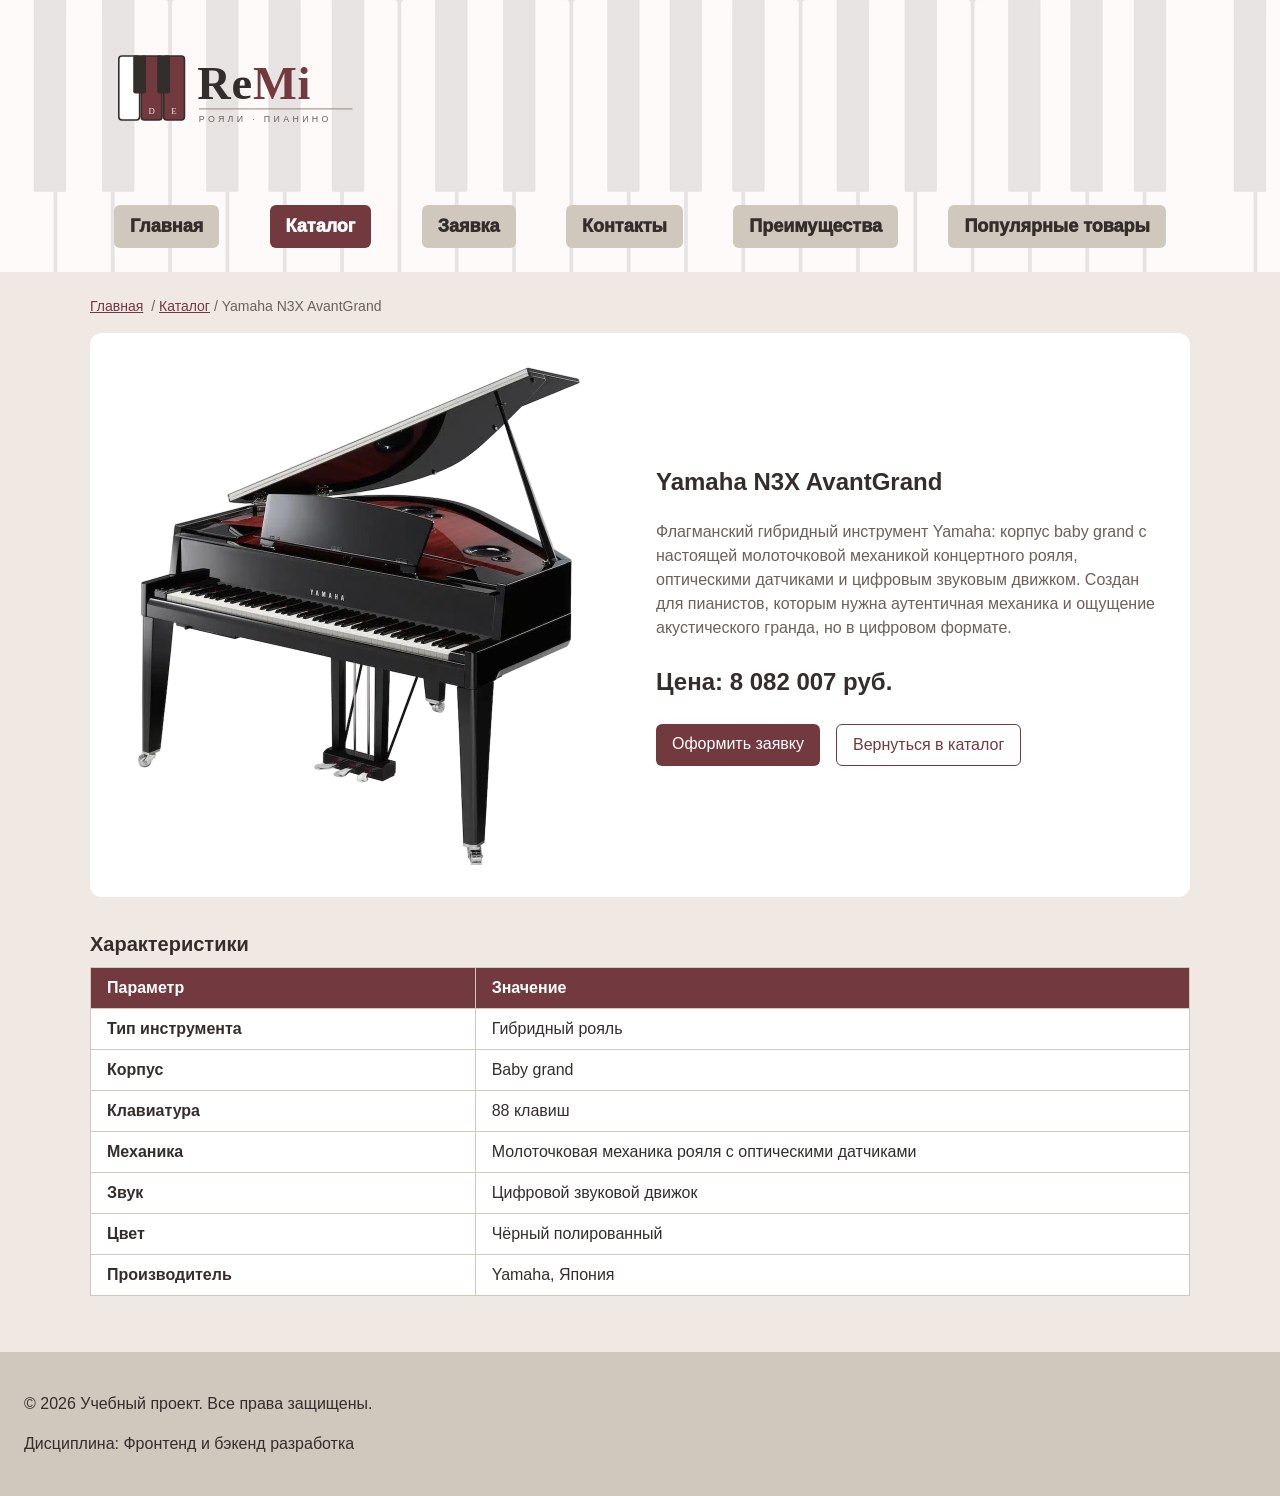
<file: product/product-yamaha-N3X-AvantGrand.html>
<!DOCTYPE html>
<html lang="ru">
<head>
  <meta charset="UTF-8">
  <meta name="viewport" content="width=device-width, initial-scale=1.0">
  <meta name="description" content="Гибридный рояль Yamaha N3X AvantGrand: описание, характеристики и цена.">
  <title>Yamaha N3X AvantGrand — ReMi</title>
  <link rel="icon" href="images/remi-icon.svg" type="image/svg+xml">
  <link rel="stylesheet" href="../css/style.css">
</head>
<body>
  <header class="site-header">
    <div class="site-header__inner">
      <a class="site-header__logo" href="../index.html">
        <img class="site-header__logo-image" src="../images/remi-logo.svg" alt="ReMi — рояли и пианино" width="306" height="100">
      </a>

      <nav class="site-nav" aria-label="Основная навигация">
        <ul class="site-nav__list">
          <li class="site-nav__item">
            <a class="site-nav__link" href="../index.html">Главная</a>
          </li>
          <li class="site-nav__item">
            <a class="site-nav__link site-nav__link--active" href="../catalog.html">Каталог</a>
          </li>
          <li class="site-nav__item">
            <a class="site-nav__link" href="../order.html">Заявка</a>
          </li>
          <li class="site-nav__item">
            <a class="site-nav__link" href="../contacts.html">Контакты</a>
          </li>
          <li class="site-nav__item">
            <a class="site-nav__link" href="index.html#advantages">
              Преимущества
            </a>
          </li>
          <li class="site-nav__item">
            <a class="site-nav__link" href="../index.html#popular">Популярные товары</a>
          </li>
        </ul>
      </nav>
    </div>
  </header>

  <main>
    <nav class="breadcrumbs" aria-label="Хлебные крошки">
      <a class="breadcrumbs__link" href="../index.html">Главная</a>
      <a class="breadcrumbs__link" href="../catalog.html">Каталог</a>
      <span class="breadcrumbs__current" aria-current="page">Yamaha N3X AvantGrand</span>
    </nav>

    <article class="product">
      <img
        class="product__image"
        src="../images/product-6.png"
        alt="Гибридный рояль Yamaha N3X AvantGrand в чёрном полированном корпусе"
      >

      <div class="product__info">
        <h1 class="product__title">Yamaha N3X AvantGrand</h1>
        <p class="product__description">
          Флагманский гибридный инструмент Yamaha: корпус baby grand с настоящей молоточковой механикой концертного рояля, оптическими датчиками и цифровым звуковым движком. Создан для пианистов, которым нужна аутентичная механика и ощущение акустического гранда, но в цифровом формате.
        </p>
        <p class="product__price">Цена: 8 082 007 руб.</p>

        <div class="product__actions">
          <a class="button button--primary" href="../order.html">Оформить заявку</a>
          <a class="button button--secondary" href="../catalog.html">Вернуться в каталог</a>
        </div>
      </div>
    </article>

    <section class="section">
      <table class="specs-table">
        <caption class="specs-table__caption">Характеристики</caption>
        <thead>
          <tr>
            <th scope="col">Параметр</th>
            <th scope="col">Значение</th>
          </tr>
        </thead>
        <tbody>
          <tr>
            <th scope="row">Тип инструмента</th>
            <td>Гибридный рояль</td>
          </tr>
          <tr>
            <th scope="row">Корпус</th>
            <td>Baby grand</td>
          </tr>
          <tr>
            <th scope="row">Клавиатура</th>
            <td>88 клавиш</td>
          </tr>
          <tr>
            <th scope="row">Механика</th>
            <td>Молоточковая механика рояля с оптическими датчиками</td>
          </tr>
          <tr>
            <th scope="row">Звук</th>
            <td>Цифровой звуковой движок</td>
          </tr>
          <tr>
            <th scope="row">Цвет</th>
            <td>Чёрный полированный</td>
          </tr>
          <tr>
            <th scope="row">Производитель</th>
            <td>Yamaha, Япония</td>
          </tr>
        </tbody>
      </table>
    </section>
  </main>

  <footer class="site-footer">
    <p>&copy; 2026 Учебный проект. Все права защищены.</p>
    <p>Дисциплина: Фронтенд и бэкенд разработка</p>
  </footer>
</body>
</html>
</file>
<file: css/style.css>
/* ===============================
   1. Переменные проекта
   =============================== */

:root {
  /* Основные цвета проекта */
  --color-bg: #F0E9E3;              /* светлый молочный — фон страницы */
  --color-bg-card: #c7bcb2; 
  --color-text: #332E2B;            /* почти чёрный тёплый — основной текст */
  --color-muted: #6B605A;           /* затемнённый тауп — описания */
  --color-primary: #72393F;         /* винный — кнопки, ссылки, акценты */
  --color-primary-dark: #332E2B;    /* тёмный — наведение на кнопки */
  --color-border: #D0C8BD;          /* серо-бежевый — рамки */
  --color-surface: #D0C8BD;         /* серо-бежевый — шапка и подвал */
  --color-surface-accent: #AD9D8D;  /* тауп — блок hero */
  --color-danger: #B00020;
  --color-success: #4F6B3A;
  --color-success-bg: #EEF0E4;
  --color-white: #FFFFFF; 

  /* Отступы */
  --space-xs: 4px;
  --space-sm: 8px;
  --space-md: 16px;
  --space-lg: 24px;
  --space-xl: 32px;

  /* Скругления */
  --radius-sm: 6px;
  --radius-md: 8px;
  --radius-lg: 12px;

  /* Размеры */
  --container-width: 1100px;
  --font-header-size: 18px;
}

/* ===============================
   2. Базовые стили
   =============================== */
/* 
  Универсальное правило для всех элементов. border-box делает расчёт размеров более понятным:
  width включает content, padding и border.
*/
* {
  box-sizing: border-box;
}

/*
  Убираем стандартный внешний отступ браузера у body. Без этого вокруг страницы может появиться белая рамка.
*/
body {
  margin: 0;
  font-family: Arial, sans-serif;
  line-height: 1.5;
  color: var(--color-text);
  background-color: var(--color-bg);
}

/* ===============================
   3. Общие элементы интерфейса
   =============================== */

a {
  color: var(--color-primary);
}

a:hover {
  color: var(--color-primary-dark);
}

a:focus-visible {
  outline: 2px solid var(--color-primary);
  outline-offset: 3px;
}


/*
  Задаём внутренние отступы для основных областей страницы.
  Это делает содержимое визуально отделённым от краёв окна браузера.
*/
header,
main,
footer {
  padding: var(--space-lg);
}

/*
  Оформляем шапку страницы.
  Фон берётся из переменной --color-surface.
*/
header {
  background-color: var(--color-surface);
}

/*
  Оформляем подвал страницы тем же фоном,
  чтобы визуально отделить его от основного содержимого.
*/
footer {
  background-color: var(--color-surface);
}

/*
  Ограничиваем ширину содержимого шапки,
  чтобы оно не растягивалось слишком сильно на широких экранах.
*/
.site-header {
  background-color: var(--color-surface);
  background-image:
    linear-gradient(rgba(255, 250, 250, 0.90), rgba(255, 250, 250, 0.90)),
    url("../images/pianoKeys.jpg");
}

.site-header__inner {
  max-width: var(--container-width);
  margin: 0 auto;
  padding: var(--space-lg) var(--space-lg) 0;
}

.site-header__logo {
  display: inline-block;
  text-decoration: none;
}

.site-nav__list {
  display: flex;
  flex-wrap: wrap;
  justify-content: space-between;
  align-items: center;
  gap: var(--space-md);
  padding: 0;
  margin: 70px 0 0;
  list-style: none;
}

.site-nav__link {
  display: inline-block;
  padding: var(--space-sm) var(--space-md);
  color: var(--color-text);
  background-color: var(--color-border);
  font-size: var(--font-header-size);
  font-weight: 1000;
  text-decoration: none;
  border-radius: var(--radius-sm);
}

.site-nav__link:hover {
  color: var(--color-white);
  background-color: var(--color-primary);
}

.site-nav__link:focus-visible {
  outline: 2px solid var(--color-primary);
  outline-offset: 3px;
}

.site-nav__link--active {
  color: var(--color-white);
  background-color: var(--color-primary);
}

/* ===============================
   4. Компоненты страницы
   =============================== */

.hero {
  max-width: var(--container-width);
  margin: 0 auto var(--space-xl);
  padding: var(--space-xl) var(--space-lg);
  background-color: var(--color-surface-accent);
  border-radius: var(--radius-lg);
}

.section {
  max-width: var(--container-width);
  margin: 0 auto var(--space-xl);
}

.section h2 {
  margin-top: 0;
}

.product-card {
  display: flex;
  flex-direction: column;
  gap: var(--space-sm);
  padding: var(--space-md);
  border: 1px solid var(--color-border);
  border-radius: var(--radius-md);
  background-color: var(--color-bg-card);
}

.product-card:hover {
  border-color: var(--color-primary);
}

.product-card--featured {
  border-color: var(--color-primary);
}

.product-card--discount {
  border-color: var(--color-danger);
}

.product-card__title {
  margin: 0;
  color: var(--color-text);
}

.product-card__description {
  margin: 0;
  color: var(--color-muted);
}

.product-card__price {
  margin: 0;
  font-weight: 700;
}

.product-card--discount .product-card__price {
  color: var(--color-danger);
}

.product-card__button {
  align-self: flex-start;
}

.products-grid {
  display: grid;
  grid-template-columns: repeat(auto-fill, minmax(240px, 1fr));
  gap: var(--space-lg);
}

.product-card__image {
  display: block;
  width: 100%;
  max-width: 100%;
  height: auto;
  aspect-ratio: 4 / 3;
  object-fit: contain;
}

/*
  Пока это обычная ссылка, но визуально она оформляется как кнопка.
*/
.button {
  display: inline-block;
  padding: var(--space-sm) var(--space-md);
  border: none;
  border-radius: var(--radius-sm);
  font: inherit;
  text-decoration: none;
  cursor: pointer;
}

.button--primary {
  color: var(--color-white);
  background-color: var(--color-primary);
}

.button--primary:hover {
  background-color: var(--color-primary-dark);
}

.button--secondary {
  color: var(--color-primary);
  background-color: transparent;
  border: 1px solid var(--color-primary);
}

.button--secondary:hover {
  color: var(--color-white);
  background-color: var(--color-primary);
}

.button:focus-visible {
  outline: 2px solid var(--color-primary);
  outline-offset: 3px;
}

.button:disabled,
.button--disabled {
  opacity: 0.6;
  cursor: not-allowed;
}

/*
  Дополнительный информационный блок.
*/
.aside-info {
  max-width: var(--container-width);
  margin: 0 auto var(--space-xl);
  padding: var(--space-md);
  border-left: 4px solid var(--color-primary);
  background-color: var(--color-surface);
}

.order-form__field {
  margin-bottom: var(--space-md);
}

.order-form__label {
  display: block;
  margin-bottom: var(--space-xs);
}

.order-form__input,
.order-form__select,
.order-form__textarea {
  width: 100%;
  padding: 10px 12px;
  border: 1px solid var(--color-border);
  border-radius: var(--radius-sm);
  font: inherit;
}

.order-form__input:hover,
.order-form__select:hover,
.order-form__textarea:hover {
  border-color: var(--color-primary);
}

.order-form__input:focus-visible,
.order-form__select:focus-visible,
.order-form__textarea:focus-visible {
  outline: 2px solid var(--color-primary);
  outline-offset: 3px;
}

.order-form__actions {
  display: flex;
  gap: var(--space-md);
  margin-top: var(--space-lg);
}

.breadcrumbs {
  max-width: var(--container-width);
  margin: 0 auto var(--space-md);
  font-size: 14px;
  color: var(--color-muted);
}

.breadcrumbs__link {
  color: var(--color-primary);
}

.breadcrumbs__current::before {
  content: " / ";
  color: var(--color-muted);
}


html {
  scroll-behavior: smooth;
}

:target {
  outline: 2px dashed var(--color-primary);
  outline-offset: 4px;
}

.catalog-layout {
  max-width: var(--container-width);
  margin: 0 auto var(--space-xl);
  display: grid;
  grid-template-columns: 260px 1fr;
  grid-template-areas: "filters products";
  gap: var(--space-lg);
}

.catalog-filters {
  grid-area: filters;
  padding: var(--space-md);
  border: 1px solid var(--color-border);
  border-radius: var(--radius-md);
  background-color: var(--color-surface);
  position: sticky;
  top: var(--space-md);
  align-self: start;
}

.catalog-products {
  grid-area: products;
}

.filters-form {
  display: grid;
  gap: var(--space-md);
}

.filters-form fieldset {
  margin: 0;
  padding: var(--space-md);
  border: 1px solid var(--color-border);
  border-radius: var(--radius-sm);
}

.filters-form legend {
  font-weight: 700;
}

.filters-form label {
  display: block;
  margin-bottom: var(--space-sm);
}

.filters-form input[type="number"] {
  width: 100%;
  padding: 8px 10px;
  border: 1px solid var(--color-border);
  border-radius: var(--radius-sm);
  font: inherit;
}

/* Карточка кликабельна */
.product-card {
  cursor: pointer;
}

.product-card:focus-visible {
  outline: 2px solid var(--color-primary);
  outline-offset: 3px;
}

/* Окно товара */
.product-dialog {
  width: min(100% - 32px, 860px);
  padding: 0;
  border: none;
  border-radius: var(--radius-lg);
  background-color: #FFFFFF;
}

.product-dialog::backdrop {
  background-color: rgba(0, 0, 0, 0.5);
}

.product-dialog__inner {
  position: relative;
  display: grid;
  grid-template-columns: 1fr 1fr;
  align-items: center;
  gap: var(--space-xl);
  padding: var(--space-xl);
}

.product-dialog__image {
  display: block;
  width: 100%;
  max-height: 70vh;
  object-fit: contain;
}

.product-dialog__title {
  margin-top: 0;
}

.product-dialog__description {
  color: var(--color-muted);
}

.product-dialog__price {
  font-size: 22px;
  font-weight: 700;
}

.product-dialog__close {
  position: absolute;
  top: var(--space-sm);
  right: var(--space-sm);
  width: 40px;
  height: 40px;
  border: none;
  background: none;
  font-size: 28px;
  line-height: 1;
  color: var(--color-text);
  cursor: pointer;
}

.product-dialog__inner > form {
  display: contents;
}

.product-dialog__close:focus:not(:focus-visible) {
  outline: none;
}

/* ===============================
   Страница товара
   =============================== */

.product {
  max-width: var(--container-width);
  margin: 0 auto var(--space-xl);
  display: grid;
  grid-template-columns: 1fr 1fr;
  align-items: center;
  gap: var(--space-xl);
  padding: var(--space-xl);
  background-color: #FFFFFF;
  border-radius: var(--radius-lg);
}

.product__image {
  display: block;
  width: 100%;
  height: auto;
  max-height: 500px;
  object-fit: contain;
}

.product__title {
  margin-top: 0;
}

.product__description {
  color: var(--color-muted);
}

.product__price {
  font-size: 24px;
  font-weight: 700;
}

.product__actions {
  display: flex;
  flex-wrap: wrap;
  gap: var(--space-md);
}

/* Разделитель между ссылками в хлебных крошках */
.breadcrumbs__link + .breadcrumbs__link::before {
  content: "/";
  display: inline-block;
  margin: 0 var(--space-xs);
  color: var(--color-muted);
}

/* ===============================
   Таблица характеристик
   =============================== */

.specs-table {
  width: 100%;
  border-collapse: collapse;
  background-color: #FFFFFF;
}

.specs-table__caption {
  margin-bottom: var(--space-sm);
  font-size: 20px;
  font-weight: 700;
  text-align: left;
}

.specs-table th,
.specs-table td {
  padding: var(--space-sm) var(--space-md);
  border: 1px solid var(--color-border);
  text-align: left;
}

.specs-table thead th {
  color: var(--color-white);
  background-color: var(--color-primary);
}

.specs-table tbody th {
  width: 35%;
  font-weight: 700;
}

.specs-table tbody tr:hover {
  background-color: var(--color-bg);
}

.product-card__link {
  margin-top: auto;
  font-weight: 700;
}

/* ===============================
   Страница заявки
   =============================== */

.order-layout {
  max-width: var(--container-width);
  margin: 0 auto var(--space-xl);
  display: grid;
  grid-template-columns: 2fr 1fr;
  align-items: start;
  gap: var(--space-lg);
}

.order-layout__form {
  padding: var(--space-xl);
  background-color: #FFFFFF;
  border-radius: var(--radius-lg);
}

.order-layout__form h2 {
  margin-top: 0;
}

.order-form__hint {
  display: block;
  margin-top: var(--space-xs);
  font-size: 14px;
  color: var(--color-muted);
}

.order-form__checkbox {
  display: flex;
  align-items: flex-start;
  gap: var(--space-sm);
  cursor: pointer;
}

.order-form__checkbox input {
  margin-top: 4px;
  accent-color: var(--color-primary);
}

.order-form__textarea {
  resize: vertical;
}

.order-form__note {
  margin-bottom: 0;
  font-size: 14px;
  color: var(--color-muted);
}

/* Подсветка неверно заполненных полей после попытки ввода */
.order-form__input:user-invalid,
.order-form__select:user-invalid {
  border-color: var(--color-danger);
}

/* Блок «Что будет дальше» */
.order-info {
  padding: var(--space-lg);
  border-left: 4px solid var(--color-primary);
  border-radius: var(--radius-md);
  background-color: var(--color-surface);
}

.order-info__title {
  margin-top: 0;
}

.order-info__steps {
  padding-left: var(--space-lg);
}

.order-info__steps li + li {
  margin-top: var(--space-sm);
}

/* Сообщение об успехе: скрыто, пока адрес не заканчивается на #order-success */
.order-success {
  display: none;
  max-width: var(--container-width);
  margin: 0 auto var(--space-lg);
  padding: var(--space-md);
  border-left: 4px solid var(--color-success);
  background-color: var(--color-success-bg);
}

.order-success:target {
  display: block;
  outline: none;
}

.product-dialog__actions {
  display: flex;
  flex-wrap: wrap;
  gap: var(--space-md);
}

/* Карточка — опорный блок для бейджа */
.product-card {
  position: relative;
}

.product-card__badge {
  position: absolute;
  top: var(--space-sm);
  left: var(--space-sm);
  z-index: 1;
  padding: 2px var(--space-sm);
  font-size: 12px;
  font-weight: 700;
  color: var(--color-white);
  background-color: var(--color-primary);
  border-radius: var(--radius-sm);
}

.product-card__badge--sale {
  background-color: var(--color-danger);
}

.product-card__badge--new {
  background-color: var(--color-success);
}

.to-top {
  position: fixed;
  right: var(--space-lg);
  bottom: var(--space-lg);
  z-index: 10;
  display: grid;
  place-items: center;
  width: 48px;
  height: 48px;
  font-size: 22px;
  color: var(--color-white);
  text-decoration: none;
  background-color: var(--color-primary);
  border-radius: 50%;
}

.to-top:hover {
  color: var(--color-white);
  background-color: var(--color-primary-dark);
}

.to-top:focus-visible {
  outline: 2px solid var(--color-primary);
  outline-offset: 3px;
}

.site-header__logo-image {
  display: block;
  height: 80px;
  width: auto;
}
</file>
